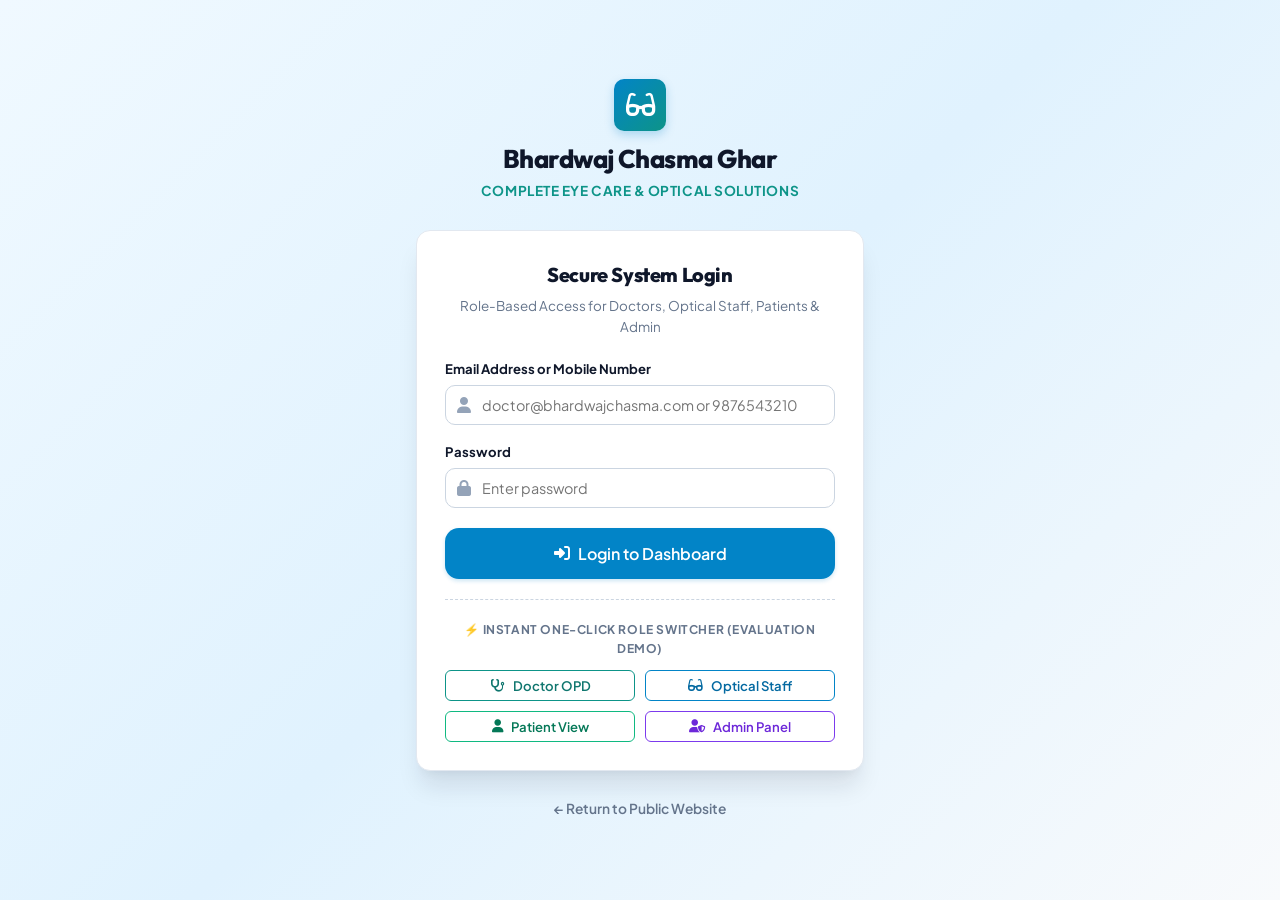
<file: admin.html>
<!DOCTYPE html>
<html lang="en">
<head>
  <meta charset="UTF-8">
  <meta name="viewport" content="width=device-width, initial-scale=1.0">
  <title>System Administration & Management — Bhardwaj Chasma Ghar</title>
  <link rel="stylesheet" href="css/style.css">
  <link rel="stylesheet" href="https://cdnjs.cloudflare.com/ajax/libs/font-awesome/6.4.0/css/all.min.css">
</head>
<body>
  <div class="dashboard-layout">
    <!-- Admin Sidebar -->
    <aside class="sidebar">
      <div class="sidebar-header">
        <div class="brand-logo">
          <div class="brand-icon"><i class="fa-solid fa-glasses"></i></div>
          <div class="brand-info">
            <h1>Bhardwaj</h1>
            <p>Admin Enterprise</p>
          </div>
        </div>
      </div>

      <nav class="sidebar-nav">
        <p class="nav-section-title">Control Center</p>
        <a href="#dashboard" class="sidebar-item active" onclick="AdminApp.showSection('dashboard', this)">
          <i class="fa-solid fa-chart-pie"></i> Executive Overview
        </a>
        <a href="#jobs" class="sidebar-item" onclick="AdminApp.showSection('jobs', this)">
          <i class="fa-solid fa-list-check"></i> All Optical Jobs
        </a>
        <a href="#inventory" class="sidebar-item" onclick="AdminApp.showSection('inventory', this)">
          <i class="fa-solid fa-warehouse"></i> Inventory & Frames
        </a>
        <a href="#staff" class="sidebar-item" onclick="AdminApp.showSection('staff', this)">
          <i class="fa-solid fa-user-shield"></i> Staff & Permissions
        </a>
        <a href="#billing" class="sidebar-item" onclick="AdminApp.showSection('billing', this)">
          <i class="fa-solid fa-file-invoice-dollar"></i> Revenue & Invoices
        </a>
        <a href="#audit" class="sidebar-item" onclick="AdminApp.showSection('audit', this)">
          <i class="fa-solid fa-shield-halved"></i> Audit Trail & Logs
        </a>
        <a href="#settings" class="sidebar-item" onclick="AdminApp.showSection('settings', this)">
          <i class="fa-solid fa-sliders"></i> Business Settings
        </a>

        <p class="nav-section-title" style="margin-top:16px;">Other Portals</p>
        <a href="doctor.html" class="sidebar-item">
          <i class="fa-solid fa-user-doctor"></i> Doctor Panel
        </a>
        <a href="staff.html" class="sidebar-item">
          <i class="fa-solid fa-boxes-stacked"></i> Optical Staff Panel
        </a>
        <a href="customer.html" class="sidebar-item">
          <i class="fa-solid fa-user"></i> Customer Panel
        </a>
        <a href="index.html" class="sidebar-item" target="_blank">
          <i class="fa-solid fa-globe"></i> Public Website
        </a>
      </nav>

      <div class="sidebar-footer">
        <div class="user-snippet">
          <div class="user-avatar" style="background:var(--purple-light); color:var(--purple);">RB</div>
          <div class="user-meta">
            <h4>Rajeev Bhardwaj</h4>
            <p>System Administrator</p>
          </div>
          <button class="btn btn-sm btn-outline" onclick="BCGAuth.logout()" style="margin-left:auto; padding:6px 8px;" title="Logout">
            <i class="fa-solid fa-right-from-bracket"></i>
          </button>
        </div>
      </div>
    </aside>

    <!-- Main Content -->
    <main class="main-content">
      <header class="topbar">
        <div style="display:flex; align-items:center; gap:16px;">
          <h2 style="font-size:1.15rem; font-weight:800;" id="page-title">Executive Operations Overview</h2>
        </div>
        <div style="display:flex; align-items:center; gap:12px;">
          <button class="btn btn-sm btn-outline" onclick="AdminApp.resetDemoData()">
            <i class="fa-solid fa-rotate"></i> Reset Demo DB
          </button>
          <a href="index.html" class="btn btn-sm btn-primary" target="_blank">
            <i class="fa-solid fa-arrow-up-right-from-square"></i> Visit Store
          </a>
        </div>
      </header>

      <div class="page-body">
        
        <!-- SECTION 1: DASHBOARD -->
        <div id="section-dashboard">
          <!-- Customer 360 Quick Lookup Bar -->
          <div class="card" style="margin-bottom:20px; padding:14px 20px; background:linear-gradient(135deg, #f0f9ff, #ffffff); border:1px solid #bae6fd;">
            <div style="display:flex; justify-content:space-between; align-items:center; flex-wrap:wrap; gap:12px;">
              <div>
                <h4 style="font-size:0.95rem; font-weight:800; color:var(--text-main); margin-bottom:2px;">
                  <i class="fa-solid fa-address-card" style="color:var(--primary);"></i> Customer 360° Lifetime Profile Search
                </h4>
                <p style="font-size:0.8rem; color:var(--text-muted); margin:0;">
                  Search by customer mobile number or ID to inspect complete lifetime records (Exams, Prescriptions, Optical Jobs, Store Orders, Repairs, Invoices, Dues).
                </p>
              </div>
              <div style="display:flex; gap:8px;">
                <input type="text" id="adm-c360-search" class="form-control" style="width:220px; font-size:0.85rem;" placeholder="e.g. 9876543210" value="9876543210">
                <button class="btn btn-sm btn-primary" onclick="const q = document.getElementById('adm-c360-search').value.trim(); if(q) BCGUI.openCustomer360(q); else BCGUI.toast('Enter mobile number', 'warning');">
                  <i class="fa-solid fa-magnifying-glass"></i> Open 360°
                </button>
              </div>
            </div>
          </div>

          <!-- Revenue Metrics Grid -->
          <div style="margin-bottom:12px; display:flex; justify-content:space-between; align-items:center;">
            <h3 style="font-size:0.95rem; font-weight:800; text-transform:uppercase; letter-spacing:0.04em; color:var(--text-muted);">
              <i class="fa-solid fa-chart-line" style="color:var(--primary);"></i> Revenue & Sales Metrics
            </h3>
            <span class="badge badge-teal" id="adm-today-date-badge">Live Financial Tracking</span>
          </div>

          <div class="stat-grid" style="grid-template-columns: repeat(auto-fit, minmax(210px, 1fr));">
            <!-- 1. Current Day Revenue -->
            <div class="stat-card" style="border-top: 3px solid var(--emerald);">
              <div class="stat-icon emerald"><i class="fa-solid fa-calendar-day"></i></div>
              <div class="stat-info">
                <p style="color:var(--emerald);">Current Day (Today)</p>
                <h3 id="adm-stat-today-revenue" style="color:var(--text-main);">₹0</h3>
                <small style="color:var(--text-muted); font-size:0.75rem;" id="adm-stat-today-sub">Coll: ₹0</small>
              </div>
            </div>

            <!-- 2. Last Day Revenue -->
            <div class="stat-card" style="border-top: 3px solid var(--primary);">
              <div class="stat-icon primary"><i class="fa-solid fa-clock-rotate-left"></i></div>
              <div class="stat-info">
                <p style="color:var(--primary);">Last Day (Yesterday)</p>
                <h3 id="adm-stat-yesterday-revenue" style="color:var(--text-main);">₹0</h3>
                <small style="color:var(--text-muted); font-size:0.75rem;" id="adm-stat-yest-sub">Coll: ₹0</small>
              </div>
            </div>

            <!-- 3. Last Week Revenue -->
            <div class="stat-card" style="border-top: 3px solid var(--purple);">
              <div class="stat-icon" style="background:var(--purple-light); color:var(--purple);"><i class="fa-solid fa-calendar-week"></i></div>
              <div class="stat-info">
                <p style="color:var(--purple);">Last Week (7 Days)</p>
                <h3 id="adm-stat-week-revenue" style="color:var(--text-main);">₹0</h3>
                <small style="color:var(--text-muted); font-size:0.75rem;" id="adm-stat-week-sub">Coll: ₹0</small>
              </div>
            </div>

            <!-- 4. Total Lifetime Revenue -->
            <div class="stat-card" style="border-top: 3px solid var(--amber);">
              <div class="stat-icon amber"><i class="fa-solid fa-vault"></i></div>
              <div class="stat-info">
                <p style="color:#b45309;">Total All-Time</p>
                <h3 id="adm-stat-revenue">₹0</h3>
                <small style="color:var(--text-muted); font-size:0.75rem;" id="adm-stat-total-sub">Lifetime Sales</small>
              </div>
            </div>

            <!-- 5. Pending Dues -->
            <div class="stat-card" style="border-top: 3px solid var(--rose);">
              <div class="stat-icon rose"><i class="fa-solid fa-hand-holding-dollar"></i></div>
              <div class="stat-info">
                <p style="color:var(--rose);">Pending Receivables</p>
                <h3 id="adm-stat-dues" style="color:var(--rose);">₹0</h3>
                <small style="color:var(--rose); font-size:0.75rem;">Balance Due</small>
              </div>
            </div>

            <!-- 6. Total Optical Jobs -->
            <div class="stat-card">
              <div class="stat-icon teal"><i class="fa-solid fa-glasses"></i></div>
              <div class="stat-info">
                <p>Optical Jobs</p>
                <h3 id="adm-stat-jobs">0</h3>
                <small style="color:var(--text-muted); font-size:0.75rem;">Workshop Orders</small>
              </div>
            </div>

            <!-- 7. Registered Patients -->
            <div class="stat-card">
              <div class="stat-icon primary"><i class="fa-solid fa-users"></i></div>
              <div class="stat-info">
                <p>Registered Patients</p>
                <h3 id="adm-stat-patients">0</h3>
                <small style="color:var(--text-muted); font-size:0.75rem;">OPD Records</small>
              </div>
            </div>
          </div>

          <!-- Summary Split -->
          <div style="display:grid; grid-template-columns: 2fr 1fr; gap:24px;">
            <div class="card">
              <div class="card-header">
                <h3 class="card-title"><i class="fa-solid fa-clock-rotate-left"></i> Recent Optical Production Activity</h3>
              </div>
              <div class="table-responsive">
                <table class="data-table">
                  <thead>
                    <tr>
                      <th>Job #</th>
                      <th>Customer</th>
                      <th>Frame & Lens</th>
                      <th>Amount</th>
                      <th>Status</th>
                      <th>Action</th>
                    </tr>
                  </thead>
                  <tbody id="adm-recent-jobs-tbody"></tbody>
                </table>
              </div>
            </div>

            <div class="card">
              <div class="card-header">
                <h3 class="card-title"><i class="fa-solid fa-triangle-exclamation" style="color:var(--rose);"></i> Low Stock Alerts</h3>
              </div>
              <div id="adm-low-stock-list" style="display:flex; flex-direction:column; gap:10px;"></div>
            </div>
          </div>
        </div>

        <!-- SECTION 2: ALL OPTICAL JOBS -->
        <div id="section-jobs" style="display:none;">
          <div class="card">
            <div class="card-header">
              <h3 class="card-title"><i class="fa-solid fa-list-check"></i> Complete Optical Manufacturing Pipeline</h3>
            </div>
            <div class="table-responsive">
              <table class="data-table">
                <thead>
                  <tr>
                    <th>Job ID</th>
                    <th>Customer Name</th>
                    <th>Prescription</th>
                    <th>Frame & Lens</th>
                    <th>Grand Total</th>
                    <th>Due</th>
                    <th>Status</th>
                    <th>Actions</th>
                  </tr>
                </thead>
                <tbody id="adm-all-jobs-tbody"></tbody>
              </table>
            </div>
          </div>
        </div>

        <!-- SECTION 3: INVENTORY -->
        <div id="section-inventory" style="display:none;">
          <div class="card">
            <div class="card-header">
              <h3 class="card-title"><i class="fa-solid fa-warehouse"></i> Frames & Optical Stock Management</h3>
              <button class="btn btn-sm btn-primary" onclick="AdminApp.openAddFrameModal()">
                <i class="fa-solid fa-plus"></i> Add New Frame
              </button>
            </div>
            <div class="table-responsive">
              <table class="data-table">
                <thead>
                  <tr>
                    <th>SKU</th>
                    <th>Brand & Model</th>
                    <th>Color / Size</th>
                    <th>Type</th>
                    <th>Price</th>
                    <th>Stock</th>
                    <th>Action</th>
                  </tr>
                </thead>
                <tbody id="adm-frames-tbody"></tbody>
              </table>
            </div>
          </div>
        </div>

        <!-- SECTION 4: STAFF & PERMISSIONS -->
        <div id="section-staff" style="display:none;">
          <div class="card">
            <div class="card-header">
              <h3 class="card-title"><i class="fa-solid fa-user-shield"></i> Optical Staff Permissions Control</h3>
            </div>
            <p style="font-size:0.88rem; color:var(--text-muted); margin-bottom:16px;">
              Admin can configure granular permissions for optical dispensing staff members:
            </p>
            <div id="adm-staff-permissions-container"></div>
          </div>
        </div>

        <!-- SECTION 5: BILLING & INVOICES -->
        <div id="section-billing" style="display:none;">
          <!-- Revenue Breakdown Period Matrix -->
          <div class="card" style="margin-bottom:20px; border-left: 4px solid var(--primary);">
            <div class="card-header">
              <div>
                <h3 class="card-title"><i class="fa-solid fa-chart-simple" style="color:var(--primary);"></i> Revenue & Collections Performance Summary</h3>
                <small style="color:var(--text-muted);">Current Day vs Last Day vs Last Week vs Total Lifetime Comparative Analysis</small>
              </div>
              <span class="badge badge-success">Automated INR Reconciliation</span>
            </div>

            <div class="table-responsive">
              <table class="data-table">
                <thead>
                  <tr>
                    <th>Performance Period</th>
                    <th>Date / Time Window</th>
                    <th>Invoiced Revenue</th>
                    <th>Cash / UPI Collected</th>
                    <th>Pending Dues</th>
                    <th>Job Orders</th>
                  </tr>
                </thead>
                <tbody id="adm-revenue-matrix-tbody">
                  <!-- Dynamically populated via AdminApp.renderMetrics() -->
                </tbody>
              </table>
            </div>
          </div>

          <div class="card">
            <div class="card-header">
              <h3 class="card-title"><i class="fa-solid fa-file-invoice-dollar"></i> Optical Tax Invoices & Payment Ledger</h3>
            </div>
            <div class="table-responsive">
              <table class="data-table">
                <thead>
                  <tr>
                    <th>Invoice #</th>
                    <th>Date</th>
                    <th>Customer</th>
                    <th>Subtotal</th>
                    <th>Total</th>
                    <th>Advance</th>
                    <th>Due</th>
                    <th>Status</th>
                    <th>Action</th>
                  </tr>
                </thead>
                <tbody id="adm-invoices-tbody"></tbody>
              </table>
            </div>
          </div>
        </div>

        <!-- SECTION 6: AUDIT TRAIL -->
        <div id="section-audit" style="display:none;">
          <div class="card">
            <div class="card-header">
              <h3 class="card-title"><i class="fa-solid fa-shield-halved"></i> System Audit Log & Clinical Traceability</h3>
            </div>
            <div class="table-responsive">
              <table class="data-table">
                <thead>
                  <tr>
                    <th>Log ID</th>
                    <th>Timestamp</th>
                    <th>Actor</th>
                    <th>Action</th>
                    <th>Target ID</th>
                    <th>Operation Details</th>
                  </tr>
                </thead>
                <tbody id="adm-audit-tbody"></tbody>
              </table>
            </div>
          </div>
        </div>

        <!-- SECTION 7: SETTINGS -->
        <div id="section-settings" style="display:none;">
          <div class="card">
            <div class="card-header">
              <h3 class="card-title"><i class="fa-solid fa-sliders"></i> Bhardwaj Chasma Ghar Business Settings</h3>
            </div>
            <form id="settings-form" onsubmit="event.preventDefault(); AdminApp.saveSettings();">
              <div class="form-row">
                <div class="form-group">
                  <label class="form-label">Business Name *</label>
                  <input type="text" id="set-name" class="form-control" required>
                </div>
                <div class="form-group">
                  <label class="form-label">Tagline</label>
                  <input type="text" id="set-tagline" class="form-control">
                </div>
              </div>

              <div class="form-row">
                <div class="form-group">
                  <label class="form-label">Consultant Doctor Name *</label>
                  <input type="text" id="set-doctor" class="form-control" required value="Dr. Satya Prakash Bhardwaj">
                </div>
                <div class="form-group">
                  <label class="form-label">Official Phone Numbers *</label>
                  <input type="text" id="set-phone" class="form-control" required>
                </div>
              </div>

              <div class="form-row">
                <div class="form-group">
                  <label class="form-label">GSTIN Number *</label>
                  <input type="text" id="set-gstin" class="form-control" required>
                </div>
                <div class="form-group">
                  <label class="form-label">Google Maps Embed URL</label>
                  <input type="text" id="set-map-url" class="form-control" placeholder="https://maps.google.com/maps?q=...">
                </div>
              </div>

              <div class="form-group">
                <label class="form-label">Store & Clinical Address *</label>
                <input type="text" id="set-address" class="form-control" required>
              </div>

              <div class="form-row">
                <div class="form-group">
                  <label class="form-label">Standard Fitting Charge (₹)</label>
                  <input type="number" id="set-fitting" class="form-control">
                </div>
                <div class="form-group">
                  <label class="form-label">GST Optical Tax Rate (%)</label>
                  <input type="number" id="set-tax" class="form-control">
                </div>
              </div>

              <div style="display:flex; justify-content:flex-end;">
                <button type="submit" class="btn btn-primary">
                  <i class="fa-solid fa-floppy-disk"></i> Update Business Configuration
                </button>
              </div>
            </form>
          </div>
        </div>

      </div>
    </main>
  </div>

  <!-- ADD FRAME MODAL -->
  <div id="modal-add-frame" class="modal-overlay">
    <div class="modal-box" style="max-width:540px;">
      <div class="modal-header">
        <h3 class="modal-title">Add Frame to Optical Stock</h3>
        <button class="modal-close" onclick="BCGUI.closeModal('modal-add-frame')">&times;</button>
      </div>
      <div class="modal-body">
        <form id="form-add-frame" onsubmit="event.preventDefault(); AdminApp.submitNewFrame();">
          <div class="form-row">
            <div class="form-group">
              <label class="form-label">Brand *</label>
              <input type="text" id="mf-brand" class="form-control" required placeholder="e.g. Titan Eye+, Ray-Ban">
            </div>
            <div class="form-group">
              <label class="form-label">Model / Article # *</label>
              <input type="text" id="mf-model" class="form-control" required placeholder="e.g. TF-2026 Matte Black">
            </div>
          </div>

          <div class="form-row">
            <div class="form-group">
              <label class="form-label">Frame Type</label>
              <input type="text" id="mf-type" class="form-control" placeholder="Full Rim Rectangular">
            </div>
            <div class="form-group">
              <label class="form-label">Color & Material</label>
              <input type="text" id="mf-color" class="form-control" placeholder="Matte Black Ultem">
            </div>
          </div>

          <div class="form-row">
            <div class="form-group">
              <label class="form-label">MRP (₹)</label>
              <input type="number" id="mf-mrp" class="form-control" value="2990">
            </div>
            <div class="form-group">
              <label class="form-label">Selling Price (₹) *</label>
              <input type="number" id="mf-price" class="form-control" required value="2490">
            </div>
            <div class="form-group">
              <label class="form-label">Stock Units *</label>
              <input type="number" id="mf-stock" class="form-control" required value="10">
            </div>
          </div>

          <div class="modal-footer" style="padding-left:0; padding-right:0;">
            <button type="button" class="btn btn-outline" onclick="BCGUI.closeModal('modal-add-frame')">Cancel</button>
            <button type="submit" class="btn btn-primary">Save to Inventory</button>
          </div>
        </form>
      </div>
    </div>
  </div>

  <script src="js/store.js"></script>
  <script src="js/auth.js"></script>
  <script src="js/app.js"></script>
  <script src="js/admin.js"></script>
</body>
</html>
</file>
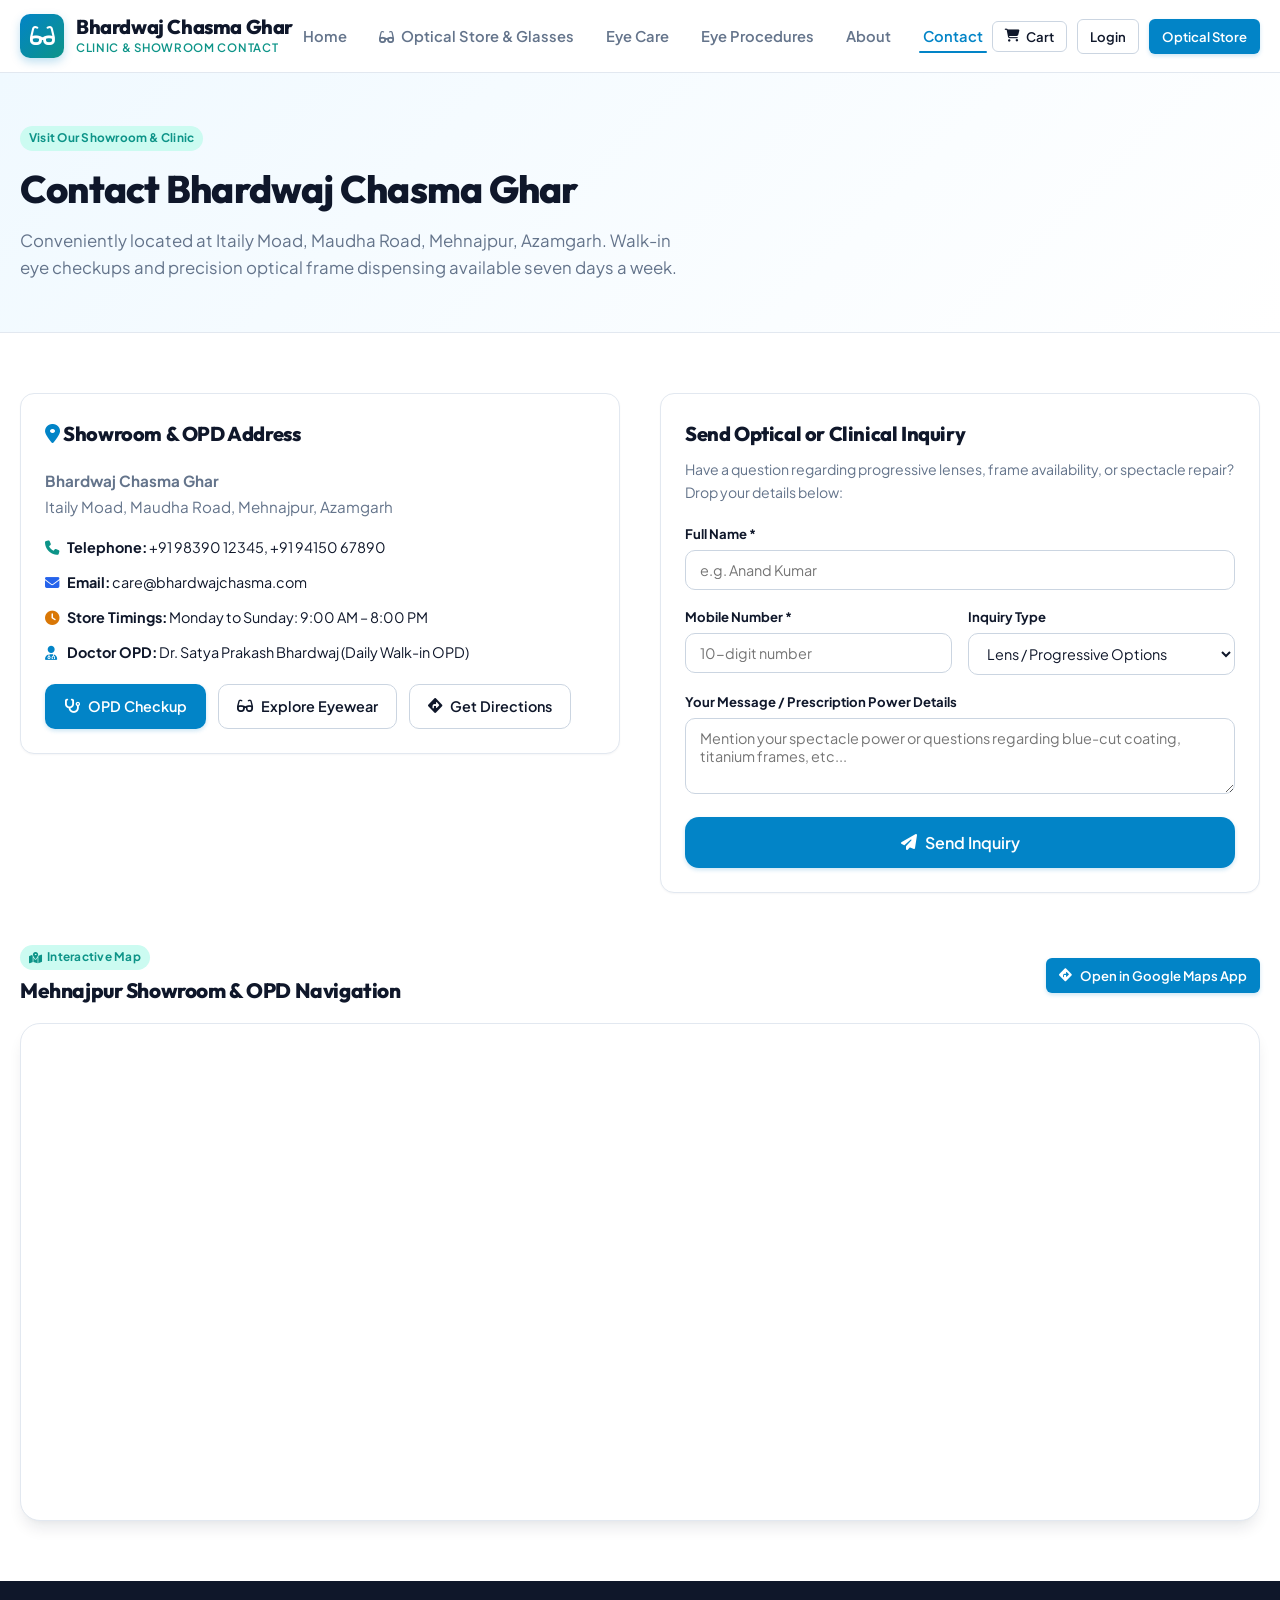
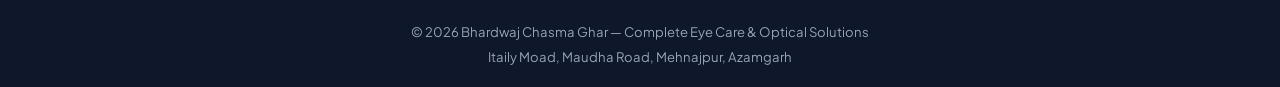
<file: contact.html>
<!DOCTYPE html>
<html lang="en">
<head>
  <meta charset="UTF-8">
  <meta name="viewport" content="width=device-width, initial-scale=1.0">
  <title>Contact & Showroom Location — Bhardwaj Chasma Ghar</title>
  <link rel="stylesheet" href="css/style.css">
  <link rel="stylesheet" href="https://cdnjs.cloudflare.com/ajax/libs/font-awesome/6.4.0/css/all.min.css">
</head>
<body>

  <header class="site-header">
    <div class="container header-inner">
      <a href="index.html" class="brand-logo">
        <div class="brand-icon"><i class="fa-solid fa-glasses"></i></div>
        <div class="brand-info">
          <h1>Bhardwaj Chasma Ghar</h1>
          <p>Clinic & Showroom Contact</p>
        </div>
      </a>

      <ul class="nav-links">
        <li><a href="index.html" class="nav-link">Home</a></li>
        <li><a href="store.html" class="nav-link"><i class="fa-solid fa-glasses" style="font-size:0.85rem; margin-right:4px;"></i> Optical Store & Glasses</a></li>
        <li><a href="eyecare.html" class="nav-link">Eye Care</a></li>
        <li><a href="procedures.html" class="nav-link">Eye Procedures</a></li>
        <li><a href="about.html" class="nav-link">About</a></li>
        <li><a href="contact.html" class="nav-link active">Contact</a></li>
      </ul>

      <div class="header-actions">
        <div id="auth-user-area">
          <a href="login.html" class="btn btn-sm btn-outline">Portal Login</a>
        </div>
      </div>
    </div>
  </header>

  <section style="background:linear-gradient(135deg, #f0f9ff, #ffffff); padding:50px 0; border-bottom:1px solid var(--border-light);">
    <div class="container">
      <span class="badge badge-teal">Visit Our Showroom & Clinic</span>
      <h1 style="font-size:2.4rem; font-weight:800; color:var(--text-main); margin-top:8px;">
        Contact Bhardwaj Chasma Ghar
      </h1>
      <p style="color:var(--text-muted); font-size:1.05rem; max-width:680px; margin-top:8px;">
        Conveniently located at Itaily Moad, Maudha Road, Mehnajpur, Azamgarh. Walk-in eye checkups and precision optical frame dispensing available seven days a week.
      </p>
    </div>
  </section>

  <section style="padding:60px 0 30px; background:#ffffff;">
    <div class="container" style="display:grid; grid-template-columns: 1fr 1fr; gap:40px;">
      
      <!-- Contact Information Cards -->
      <div>
        <div class="card" style="margin-bottom:0;">
          <h3 style="font-size:1.25rem; font-weight:800; margin-bottom:18px;">
            <i class="fa-solid fa-location-dot" style="color:var(--primary);"></i> Showroom & OPD Address
          </h3>
          <p style="font-size:0.95rem; line-height:1.7; color:var(--text-muted); margin-bottom:16px;">
            <strong id="contact-business-name">Bhardwaj Chasma Ghar</strong><br>
            <span id="contact-address-text">Itaily Moad, Maudha Road, Mehnajpur, Azamgarh</span>
          </p>

          <div style="display:flex; flex-direction:column; gap:12px; font-size:0.9rem; margin-bottom:20px;">
            <div>
              <i class="fa-solid fa-phone" style="color:var(--secondary); width:20px;"></i>
              <strong>Telephone:</strong> <span id="contact-phone-text">+91 98390 12345</span>
            </div>
            <div>
              <i class="fa-solid fa-envelope" style="color:var(--accent); width:20px;"></i>
              <strong>Email:</strong> <span id="contact-email-text">care@bhardwajchasma.com</span>
            </div>
            <div>
              <i class="fa-solid fa-clock" style="color:var(--amber); width:20px;"></i>
              <strong>Store Timings:</strong> Monday to Sunday: 9:00 AM – 8:00 PM
            </div>
            <div>
              <i class="fa-solid fa-user-doctor" style="color:var(--primary); width:20px;"></i>
              <strong>Doctor OPD:</strong> <span id="contact-doctor-text">Dr. Satya Prakash Bhardwaj</span> (Daily Walk-in OPD)
            </div>
          </div>

          <div style="display:flex; gap:12px; flex-wrap:wrap;">
            <a href="doctor.html" class="btn btn-primary"><i class="fa-solid fa-stethoscope"></i> OPD Checkup</a>
            <a href="store.html" class="btn btn-outline"><i class="fa-solid fa-glasses"></i> Explore Eyewear</a>
            <a href="https://maps.google.com/?q=Mehnajpur,+Azamgarh,+Uttar+Pradesh" target="_blank" class="btn btn-outline" id="contact-dir-btn">
              <i class="fa-solid fa-diamond-turn-right"></i> Get Directions
            </a>
          </div>
        </div>
      </div>

      <!-- Quick Message / Optical Query Form -->
      <div>
        <div class="card" style="margin-bottom:0;">
          <h3 style="font-size:1.25rem; font-weight:800; margin-bottom:8px;">Send Optical or Clinical Inquiry</h3>
          <p style="color:var(--text-muted); font-size:0.88rem; margin-bottom:20px;">
            Have a question regarding progressive lenses, frame availability, or spectacle repair? Drop your details below:
          </p>

          <form onsubmit="event.preventDefault(); BCGUI.toast('Thank you! Your message has been received. Our optical staff will call you shortly.', 'success'); this.reset();">
            <div class="form-group">
              <label class="form-label">Full Name *</label>
              <input type="text" class="form-control" required placeholder="e.g. Anand Kumar">
            </div>

            <div class="form-row">
              <div class="form-group">
                <label class="form-label">Mobile Number *</label>
                <input type="tel" class="form-control" required placeholder="10-digit number">
              </div>
              <div class="form-group">
                <label class="form-label">Inquiry Type</label>
                <select class="form-control">
                  <option value="lens">Lens / Progressive Options</option>
                  <option value="frame">Frame Availability</option>
                  <option value="repair">Chasma Repair Cost</option>
                  <option value="doctor">Eye Checkup Inquiry</option>
                </select>
              </div>
            </div>

            <div class="form-group">
              <label class="form-label">Your Message / Prescription Power Details</label>
              <textarea class="form-control" rows="3" placeholder="Mention your spectacle power or questions regarding blue-cut coating, titanium frames, etc..."></textarea>
            </div>

            <button type="submit" class="btn btn-primary btn-lg" style="width:100%;">
              <i class="fa-solid fa-paper-plane"></i> Send Inquiry
            </button>
          </form>
        </div>
      </div>

    </div>
  </section>

  <!-- Large Expanded Google Map Section (Full Width, Height 480px) -->
  <section style="padding:20px 0 60px; background:#ffffff;">
    <div class="container">
      <div style="display:flex; justify-content:space-between; align-items:center; margin-bottom:16px; flex-wrap:wrap; gap:10px;">
        <div>
          <span class="badge badge-teal"><i class="fa-solid fa-map-location-dot"></i> Interactive Map</span>
          <h3 style="font-size:1.3rem; font-weight:800; margin-top:4px;">Mehnajpur Showroom & OPD Navigation</h3>
        </div>
        <a href="https://maps.google.com/?q=Mehnajpur,+Azamgarh,+Uttar+Pradesh" target="_blank" class="btn btn-sm btn-primary" id="contact-map-btn">
          <i class="fa-solid fa-diamond-turn-right"></i> Open in Google Maps App
        </a>
      </div>

      <div class="card" style="padding:8px; border-radius:var(--radius-xl); box-shadow:var(--shadow-lg); overflow:hidden; margin-bottom:0;">
        <iframe 
          id="contact-map-frame"
          src="https://maps.google.com/maps?q=Mehnajpur,+Azamgarh,+Uttar+Pradesh&t=&z=15&ie=UTF8&iwloc=&output=embed" 
          width="100%" 
          height="480" 
          style="border:0; border-radius:var(--radius-lg); display:block;" 
          allowfullscreen="" 
          loading="lazy" 
          referrerpolicy="no-referrer-when-downgrade">
        </iframe>
      </div>
    </div>
  </section>

  <footer style="background:#0f172a; color:#f8fafc; padding:40px 0 20px;">
    <div class="container" style="text-align:center; font-size:0.82rem; color:#94a3b8;">
      <p>&copy; 2026 Bhardwaj Chasma Ghar — Complete Eye Care & Optical Solutions</p>
      <p style="margin-top:4px;">Itaily Moad, Maudha Road, Mehnajpur, Azamgarh</p>
    </div>
  </footer>

  <script src="js/store.js"></script>
  <script src="js/auth.js"></script>
  <script src="js/app.js"></script>
  <script>
    document.addEventListener('DOMContentLoaded', () => {
      if (typeof BCGStore !== 'undefined') {
        const s = BCGStore.getSettings();
        if (s) {
          if (document.getElementById('contact-address-text')) document.getElementById('contact-address-text').textContent = s.address;
          if (document.getElementById('contact-phone-text')) document.getElementById('contact-phone-text').textContent = s.phone;
          if (document.getElementById('contact-email-text')) document.getElementById('contact-email-text').textContent = s.email;
          if (document.getElementById('contact-doctor-text')) document.getElementById('contact-doctor-text').textContent = s.doctorName;
          if (s.mapUrl && document.getElementById('contact-map-frame')) {
            document.getElementById('contact-map-frame').src = s.mapUrl;
          }
        }
      }
    });
  </script>
</body>
</html>
</file>
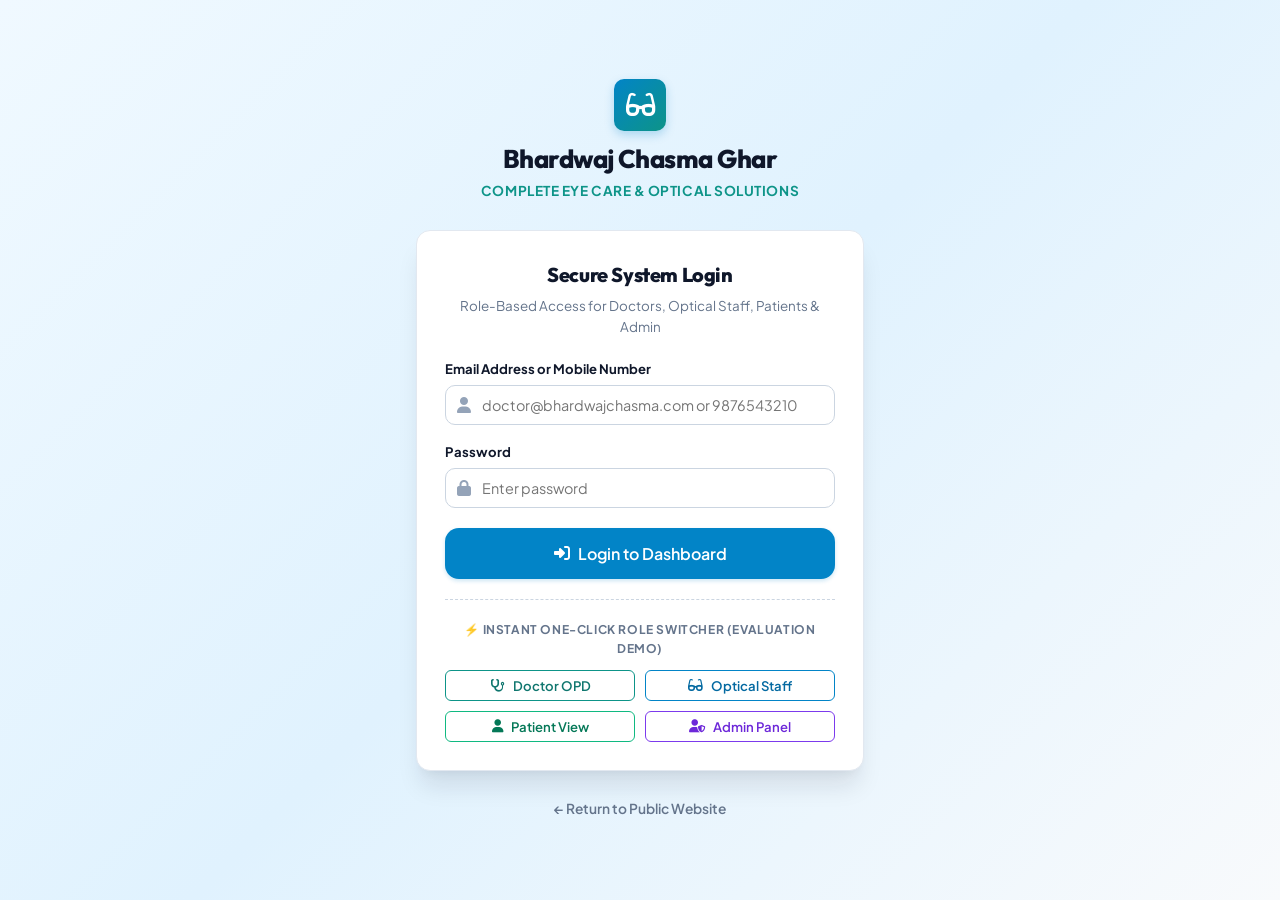
<file: customer.html>
<!DOCTYPE html>
<html lang="en">
<head>
  <meta charset="UTF-8">
  <meta name="viewport" content="width=device-width, initial-scale=1.0">
  <title>Customer & Patient Portal — Bhardwaj Chasma Ghar</title>
  <link rel="stylesheet" href="css/style.css">
  <link rel="stylesheet" href="https://cdnjs.cloudflare.com/ajax/libs/font-awesome/6.4.0/css/all.min.css">
</head>
<body>
  <div class="dashboard-layout">
    <!-- Customer Sidebar -->
    <aside class="sidebar">
      <div class="sidebar-header">
        <div class="brand-logo">
          <div class="brand-icon"><i class="fa-solid fa-glasses"></i></div>
          <div class="brand-info">
            <h1>Bhardwaj</h1>
            <p>Customer Portal</p>
          </div>
        </div>
      </div>

      <nav class="sidebar-nav">
        <p class="nav-section-title">My Vision Care</p>
        <a href="#overview" class="sidebar-item active" onclick="CustomerApp.showSection('overview', this)">
          <i class="fa-solid fa-chart-pie"></i> Dashboard
        </a>
        <a href="#chasma" class="sidebar-item" onclick="CustomerApp.showSection('chasma', this)">
          <i class="fa-solid fa-glasses"></i> My Chasma Live Tracker
        </a>
        <a href="#orders" class="sidebar-item" onclick="CustomerApp.showSection('orders', this)">
          <i class="fa-solid fa-cart-shopping"></i> My Store Orders
        </a>
        <a href="#prescriptions" class="sidebar-item" onclick="CustomerApp.showSection('prescriptions', this)">
          <i class="fa-solid fa-file-prescription"></i> Prescriptions
        </a>
        <a href="#eyerecords" class="sidebar-item" onclick="CustomerApp.showSection('eyerecords', this)">
          <i class="fa-solid fa-eye"></i> Eye Records
        </a>
        <a href="#repairs" class="sidebar-item" onclick="CustomerApp.showSection('repairs', this)">
          <i class="fa-solid fa-screwdriver-wrench"></i> Repairs
        </a>
        <a href="#invoices" class="sidebar-item" onclick="CustomerApp.showSection('invoices', this)">
          <i class="fa-solid fa-receipt"></i> Invoices & Receipts
        </a>
        <a href="#profile" class="sidebar-item" onclick="CustomerApp.showSection('profile', this)">
          <i class="fa-solid fa-user-gear"></i> My Profile
        </a>

        <p class="nav-section-title" style="margin-top:16px;">Browse Store</p>
        <a href="store.html" class="sidebar-item">
          <i class="fa-solid fa-store"></i> Optical Store
        </a>
        <a href="index.html" class="sidebar-item">
          <i class="fa-solid fa-globe"></i> Main Website
        </a>
      </nav>

      <div class="sidebar-footer">
        <div class="user-snippet">
          <div class="user-avatar" id="cust-avatar">RS</div>
          <div class="user-meta">
            <h4 id="cust-name">Rahul Sharma</h4>
            <p id="cust-phone">9876543210</p>
          </div>
          <button class="btn btn-sm btn-outline" onclick="BCGAuth.logout()" style="margin-left:auto; padding:6px 8px;" title="Logout">
            <i class="fa-solid fa-right-from-bracket"></i>
          </button>
        </div>
      </div>
    </aside>

    <!-- Main Content -->
    <main class="main-content">
      <header class="topbar">
        <div style="display:flex; align-items:center; gap:16px;">
          <h2 style="font-size:1.15rem; font-weight:800;" id="page-title">Customer Dashboard & Vision Overview</h2>
        </div>
        <div style="display:flex; align-items:center; gap:12px;">
          <a href="store.html" class="btn btn-sm btn-primary">
            <i class="fa-solid fa-glasses"></i> Shop Frames
          </a>
          <a href="doctor.html" class="btn btn-sm btn-outline" title="Doctor OPD">
            <i class="fa-solid fa-user-doctor"></i> Doctor View
          </a>
          <a href="staff.html" class="btn btn-sm btn-outline" title="Staff Optical">
            <i class="fa-solid fa-boxes-stacked"></i> Staff View
          </a>
        </div>
      </header>

      <div class="page-body">
        
        <!-- SECTION 1: DASHBOARD OVERVIEW -->
        <div id="section-overview">
          <!-- Welcome Banner -->
          <div class="card" style="background:linear-gradient(135deg, #f0f9ff, #ffffff); border:1px solid #bae6fd; margin-bottom:24px;">
            <div style="display:flex; justify-content:space-between; align-items:center; flex-wrap:wrap; gap:16px;">
              <div>
                <span class="badge badge-teal">Patient & Customer Portal</span>
                <h2 style="font-size:1.5rem; font-weight:800; color:var(--text-main); margin-top:4px;" id="welcome-patient-name">Rahul Sharma</h2>
                <p style="font-size:0.88rem; color:var(--text-muted);">
                  Bhardwaj Chasma Ghar — Itaily Moad, Maudha Road, Mehnajpur, Azamgarh
                </p>
              </div>
              <div style="display:flex; gap:12px; flex-wrap:wrap;">
                <button class="btn btn-primary btn-sm" onclick="CustomerApp.showSection('chasma', document.querySelector('.sidebar-item[href=\'#chasma\']'))">
                  <i class="fa-solid fa-magnifying-glass"></i> Track Active Chasma
                </button>
                <a href="store.html" class="btn btn-outline btn-sm">
                  <i class="fa-solid fa-cart-shopping"></i> Browse Store
                </a>
              </div>
            </div>
          </div>

          <!-- Section 36 Dashboard 5-Tile Grid -->
          <div style="display:grid; grid-template-columns: repeat(auto-fit, minmax(220px, 1fr)); gap:18px; margin-bottom:24px;">
            
            <!-- Tile 1: Latest Prescription -->
            <div class="card" style="margin-bottom:0; padding:18px; border-left:4px solid var(--primary);">
              <div style="display:flex; justify-content:space-between; align-items:center; margin-bottom:8px;">
                <span style="font-size:0.75rem; font-weight:800; text-transform:uppercase; color:var(--text-muted);">Latest Prescription</span>
                <i class="fa-solid fa-file-prescription" style="color:var(--primary);"></i>
              </div>
              <div id="dash-rx-tile" style="font-size:0.86rem; line-height:1.4;">Loading...</div>
            </div>

            <!-- Tile 2: Current Chasma -->
            <div class="card" style="margin-bottom:0; padding:18px; border-left:4px solid var(--secondary);">
              <div style="display:flex; justify-content:space-between; align-items:center; margin-bottom:8px;">
                <span style="font-size:0.75rem; font-weight:800; text-transform:uppercase; color:var(--text-muted);">Current Chasma Status</span>
                <i class="fa-solid fa-glasses" style="color:var(--secondary);"></i>
              </div>
              <div id="dash-chasma-tile" style="font-size:0.86rem; line-height:1.4;">Loading...</div>
            </div>

            <!-- Tile 3: Current Order -->
            <div class="card" style="margin-bottom:0; padding:18px; border-left:4px solid var(--purple);">
              <div style="display:flex; justify-content:space-between; align-items:center; margin-bottom:8px;">
                <span style="font-size:0.75rem; font-weight:800; text-transform:uppercase; color:var(--text-muted);">Store Order</span>
                <i class="fa-solid fa-box" style="color:var(--purple);"></i>
              </div>
              <div id="dash-order-tile" style="font-size:0.86rem; line-height:1.4;">Loading...</div>
            </div>

            <!-- Tile 4: Pending Due -->
            <div class="card" style="margin-bottom:0; padding:18px; border-left:4px solid var(--rose);">
              <div style="display:flex; justify-content:space-between; align-items:center; margin-bottom:8px;">
                <span style="font-size:0.75rem; font-weight:800; text-transform:uppercase; color:var(--text-muted);">Outstanding Due</span>
                <i class="fa-solid fa-indian-rupee-sign" style="color:var(--rose);"></i>
              </div>
              <div id="dash-due-tile" style="font-size:0.86rem; line-height:1.4;">Loading...</div>
            </div>

            <!-- Tile 5: Active Repair -->
            <div class="card" style="margin-bottom:0; padding:18px; border-left:4px solid var(--amber);">
              <div style="display:flex; justify-content:space-between; align-items:center; margin-bottom:8px;">
                <span style="font-size:0.75rem; font-weight:800; text-transform:uppercase; color:var(--text-muted);">Active Repair</span>
                <i class="fa-solid fa-screwdriver-wrench" style="color:var(--amber);"></i>
              </div>
              <div id="dash-repair-tile" style="font-size:0.86rem; line-height:1.4;">Loading...</div>
            </div>

          </div>

          <!-- Quick Notice on Invoicing -->
          <div style="background:#f1f5f9; border-radius:var(--radius-md); padding:16px; font-size:0.86rem; color:var(--text-muted); display:flex; align-items:center; gap:12px;">
            <i class="fa-solid fa-shield-halved" style="font-size:1.4rem; color:var(--primary);"></i>
            <div>
              <strong style="color:var(--text-main);">Verified Optical Dispensing:</strong>
              When you purchase eyewear online or via prescription, our certified optical workshop staff conducts physical frame verification, lens power testing, and generates the official GST Tax Invoice. You can view or download the invoice anytime from the <strong>Invoices</strong> tab.
            </div>
          </div>
        </div>

        <!-- SECTION 2: MY CHASMA LIVE PIPELINE TRACKER -->
        <div id="section-chasma" style="display:none;">
          <div class="card" id="active-chasma-card">
            <!-- Dynamic via CustomerApp.renderActiveChasma -->
          </div>
        </div>

        <!-- SECTION 3: STORE ORDERS -->
        <div id="section-orders" style="display:none;">
          <div class="card">
            <div class="card-header">
              <div>
                <h3 class="card-title"><i class="fa-solid fa-cart-shopping" style="color:var(--primary);"></i> My Store Orders</h3>
                <p style="font-size:0.8rem; color:var(--text-muted); margin-top:2px;">
                  Orders placed from the optical catalog. Official tax invoices appear here once verified by Staff.
                </p>
              </div>
              <a href="store.html" class="btn btn-sm btn-primary">Order More Glasses</a>
            </div>

            <div class="table-responsive">
              <table class="data-table">
                <thead>
                  <tr>
                    <th>Order # & Date</th>
                    <th>Type</th>
                    <th>Ordered Eyewear</th>
                    <th>Amount</th>
                    <th>Order Status</th>
                    <th>Invoice Status</th>
                    <th>Action</th>
                  </tr>
                </thead>
                <tbody id="customer-orders-tbody">
                  <!-- Dynamic via CustomerApp.renderOrders -->
                </tbody>
              </table>
            </div>
          </div>
        </div>

        <!-- SECTION 4: PRESCRIPTIONS -->
        <div id="section-prescriptions" style="display:none;">
          <div class="card-header" style="margin-bottom:16px; padding:0;">
            <h3 class="card-title" style="font-size:1.25rem;"><i class="fa-solid fa-file-prescription" style="color:var(--secondary);"></i> My Medical Eye Prescriptions</h3>
          </div>
          <div id="customer-prescriptions-list">
            <!-- Dynamic via CustomerApp.renderPrescriptions -->
          </div>
        </div>

        <!-- SECTION 5: CLINICAL EYE RECORDS -->
        <div id="section-eyerecords" style="display:none;">
          <div class="card">
            <div class="card-header">
              <h3 class="card-title"><i class="fa-solid fa-eye" style="color:var(--teal);"></i> Clinical Examination Records</h3>
            </div>
            <div class="table-responsive">
              <table class="data-table">
                <thead>
                  <tr>
                    <th>Exam #</th>
                    <th>Date</th>
                    <th>Doctor</th>
                    <th>Refraction Findings (OD / OS)</th>
                    <th>Eye Pressure (IOP)</th>
                    <th>Observations</th>
                  </tr>
                </thead>
                <tbody id="customer-eyerecords-tbody">
                  <!-- Dynamic via CustomerApp.renderEyeRecords -->
                </tbody>
              </table>
            </div>
          </div>
        </div>

        <!-- SECTION 6: REPAIRS -->
        <div id="section-repairs" style="display:none;">
          <div class="card">
            <div class="card-header">
              <h3 class="card-title"><i class="fa-solid fa-screwdriver-wrench" style="color:var(--amber);"></i> Chasma Repairs & Service History</h3>
            </div>
            <div class="table-responsive">
              <table class="data-table">
                <thead>
                  <tr>
                    <th>Repair Ticket</th>
                    <th>Frame Description</th>
                    <th>Problem Reported</th>
                    <th>Cost & Due</th>
                    <th>Service Status</th>
                    <th>Expected Ready</th>
                  </tr>
                </thead>
                <tbody id="customer-repairs-tbody">
                  <!-- Dynamic via CustomerApp.renderRepairs -->
                </tbody>
              </table>
            </div>
          </div>
        </div>

        <!-- SECTION 7: INVOICES -->
        <div id="section-invoices" style="display:none;">
          <div class="card">
            <div class="card-header">
              <div>
                <h3 class="card-title"><i class="fa-solid fa-receipt" style="color:var(--emerald);"></i> Official GST Tax Invoices</h3>
                <p style="font-size:0.8rem; color:var(--text-muted); margin-top:2px;">
                  Financial tax invoices issued by Bhardwaj Chasma Ghar staff for spectacles, lenses and repairs.
                </p>
              </div>
            </div>
            <div class="table-responsive">
              <table class="data-table">
                <thead>
                  <tr>
                    <th>Invoice #</th>
                    <th>Date</th>
                    <th>Reference</th>
                    <th>Items</th>
                    <th>Total</th>
                    <th>Payment</th>
                    <th>Action</th>
                  </tr>
                </thead>
                <tbody id="customer-invoices-tbody">
                  <!-- Dynamic via CustomerApp.renderInvoices -->
                </tbody>
              </table>
            </div>
          </div>
        </div>

        <!-- SECTION 8: PROFILE -->
        <div id="section-profile" style="display:none;">
          <div class="card" style="max-width:680px;">
            <div class="card-header">
              <h3 class="card-title"><i class="fa-solid fa-user-gear"></i> Personal Profile & Delivery Address</h3>
            </div>
            <form id="profile-form" onsubmit="event.preventDefault(); CustomerApp.saveProfile();">
              <div class="form-row">
                <div class="form-group">
                  <label class="form-label">Full Name *</label>
                  <input type="text" id="prof-name" class="form-control" required>
                </div>
                <div class="form-group">
                  <label class="form-label">Mobile Number</label>
                  <input type="text" id="prof-phone" class="form-control" readonly style="background:var(--bg-subtle);">
                </div>
              </div>

              <div class="form-group">
                <label class="form-label">Email Address</label>
                <input type="email" id="prof-email" class="form-control">
              </div>

              <div class="form-group">
                <label class="form-label">Default Delivery Address *</label>
                <textarea id="prof-address" class="form-control" rows="3" required></textarea>
              </div>

              <button type="submit" class="btn btn-primary">
                <i class="fa-solid fa-floppy-disk"></i> Save Profile
              </button>
            </form>
          </div>
        </div>

      </div>
    </main>
  </div>

  <script src="js/store.js"></script>
  <script src="js/auth.js"></script>
  <script src="js/app.js"></script>
  <script src="js/customer.js"></script>
</body>
</html>
</file>
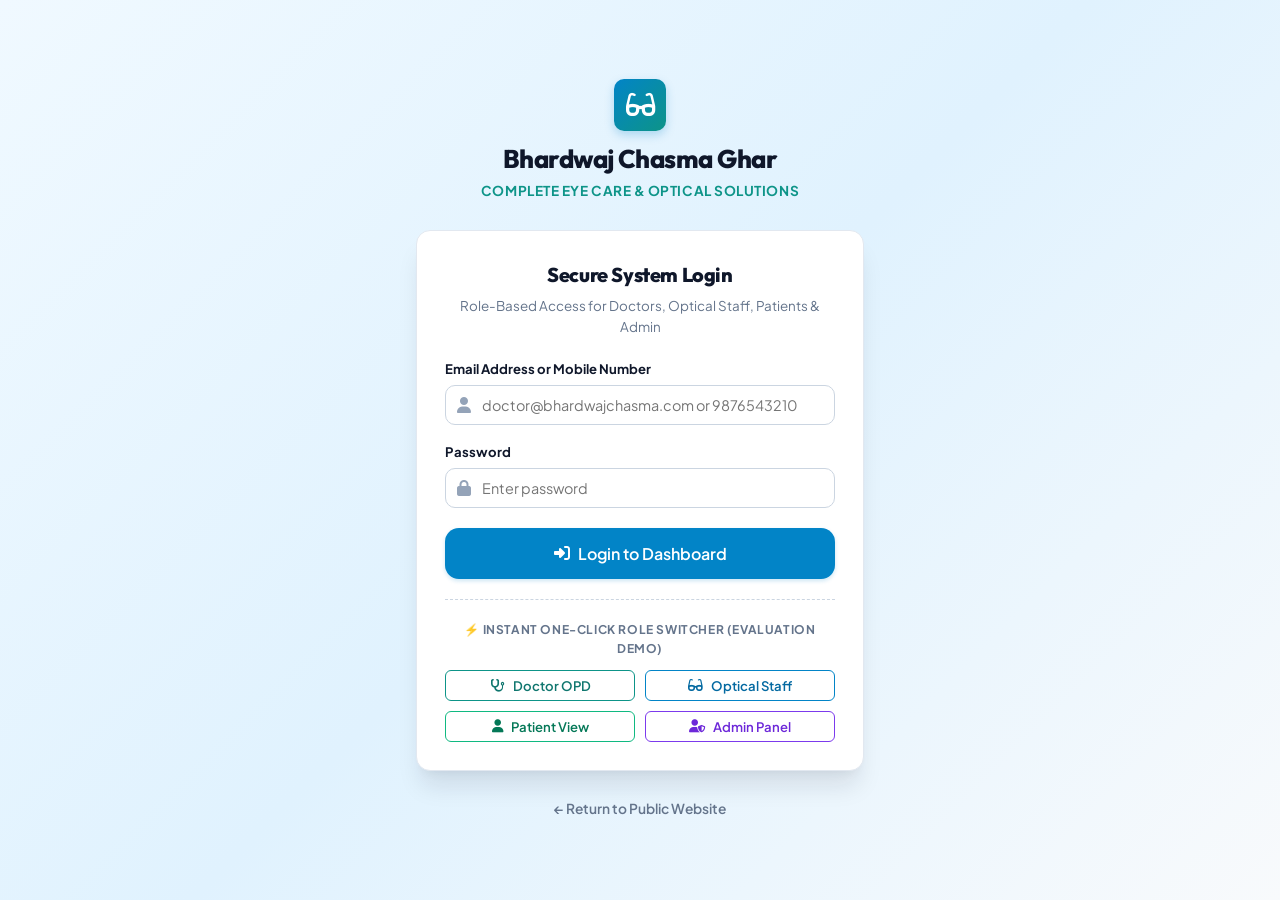
<file: doctor.html>
<!DOCTYPE html>
<html lang="en">
<head>
  <meta charset="UTF-8">
  <meta name="viewport" content="width=device-width, initial-scale=1.0">
  <title>Doctor Consultation & OPD Panel — Bhardwaj Chasma Ghar</title>
  <link rel="stylesheet" href="css/style.css">
  <link rel="stylesheet" href="https://cdnjs.cloudflare.com/ajax/libs/font-awesome/6.4.0/css/all.min.css">
</head>
<body>
  <div class="dashboard-layout">
    <!-- Doctor Sidebar -->
    <aside class="sidebar">
      <div class="sidebar-header">
        <div class="brand-logo">
          <div class="brand-icon"><i class="fa-solid fa-glasses"></i></div>
          <div class="brand-info">
            <h1>Bhardwaj</h1>
            <p>Doctor OPD Panel</p>
          </div>
        </div>
      </div>

      <nav class="sidebar-nav">
        <p class="nav-section-title">Clinical Care</p>
        <a href="#dashboard" class="sidebar-item active" onclick="DoctorApp.showSection('dashboard', this)">
          <i class="fa-solid fa-chart-line"></i> Dashboard
        </a>
        <a href="#examination" class="sidebar-item" onclick="DoctorApp.showSection('examination', this)">
          <i class="fa-solid fa-stethoscope"></i> Eye Examination & Rx
        </a>
        <a href="#patients" class="sidebar-item" onclick="DoctorApp.showSection('patients', this)">
          <i class="fa-solid fa-users"></i> Patient Records
        </a>
        <a href="#prescriptions" class="sidebar-item" onclick="DoctorApp.showSection('prescriptions', this)">
          <i class="fa-solid fa-file-prescription"></i> All Prescriptions
        </a>

        <p class="nav-section-title" style="margin-top:16px;">Quick Links</p>
        <a href="index.html" class="sidebar-item" target="_blank">
          <i class="fa-solid fa-globe"></i> Public Website
        </a>
        <a href="staff.html" class="sidebar-item">
          <i class="fa-solid fa-boxes-stacked"></i> Optical Staff Queue
        </a>
      </nav>

      <div class="sidebar-footer">
        <div class="user-snippet">
          <div class="user-avatar" id="doc-avatar" style="background:var(--secondary-light); color:var(--secondary); font-weight:800;">SB</div>
          <div class="user-meta">
            <h4 id="doc-name">Dr. Satya Prakash Bhardwaj</h4>
            <p>Consultant Eye Specialist</p>
          </div>
          <button class="btn btn-sm btn-outline" onclick="BCGAuth.logout()" style="margin-left:auto; padding:6px 8px;" title="Logout">
            <i class="fa-solid fa-right-from-bracket"></i>
          </button>
        </div>
      </div>
    </aside>

    <!-- Main Content -->
    <main class="main-content">
      <header class="topbar">
        <div style="display:flex; align-items:center; gap:16px;">
          <h2 style="font-size:1.15rem; font-weight:800;" id="page-title">OPD Consultation & Clinical Examination</h2>
        </div>
        <div style="display:flex; align-items:center; gap:12px;">
          <button class="btn btn-sm btn-outline" onclick="DoctorApp.openNewPatientModal()">
            <i class="fa-solid fa-user-plus"></i> Register Patient
          </button>
          <a href="customer.html" class="btn btn-sm btn-outline" title="Switch view">
            <i class="fa-solid fa-arrow-right-arrow-left"></i> Switch Role
          </a>
        </div>
      </header>

      <div class="page-body">
        
        <!-- SECTION 1: DASHBOARD -->
        <div id="section-dashboard">
          <div class="stat-grid">
            <div class="stat-card">
              <div class="stat-icon primary"><i class="fa-solid fa-user-injured"></i></div>
              <div class="stat-info">
                <p>Total Patients</p>
                <h3 id="stat-total-patients">0</h3>
              </div>
            </div>
            <div class="stat-card">
              <div class="stat-icon teal"><i class="fa-solid fa-file-prescription"></i></div>
              <div class="stat-info">
                <p>Prescriptions Issued</p>
                <h3 id="stat-total-rx">0</h3>
              </div>
            </div>
            <div class="stat-card">
              <div class="stat-icon emerald"><i class="fa-solid fa-share-from-square"></i></div>
              <div class="stat-info">
                <p>Dispatched to Optical</p>
                <h3 id="stat-sent-optical">0</h3>
              </div>
            </div>
            <div class="stat-card">
              <div class="stat-icon amber"><i class="fa-solid fa-calendar-day"></i></div>
              <div class="stat-info">
                <p>Today's Consultations</p>
                <h3 id="stat-today-exams">0</h3>
              </div>
            </div>
          </div>

          <div style="display:grid; grid-template-columns: 2fr 1fr; gap:24px;">
            <div class="card">
              <div class="card-header">
                <h3 class="card-title"><i class="fa-solid fa-bolt" style="color:var(--primary);"></i> Quick Examination Launcher</h3>
              </div>
              <p style="font-size:0.88rem; color:var(--text-muted); margin-bottom:16px;">
                Search patient by mobile or name to start refraction testing and issue prescription:
              </p>
              <div style="display:flex; gap:10px; margin-bottom:20px;">
                <input type="text" id="quick-patient-search" class="form-control" placeholder="Enter Patient Phone (e.g. 9876543210) or Name..." onkeyup="if(event.key==='Enter') DoctorApp.searchAndSelectPatient()">
                <button class="btn btn-primary" onclick="DoctorApp.searchAndSelectPatient()">
                  <i class="fa-solid fa-magnifying-glass"></i> Start Exam
                </button>
              </div>

              <div id="quick-search-results"></div>
            </div>

            <div class="card">
              <div class="card-header">
                <h3 class="card-title"><i class="fa-solid fa-clock-rotate-left"></i> Recent OPD Patients</h3>
              </div>
              <div id="recent-patients-list" style="display:flex; flex-direction:column; gap:10px;"></div>
            </div>
          </div>
        </div>

        <!-- SECTION 2: EYE EXAMINATION & RX FORM -->
        <div id="section-examination" style="display:none;">
          <div class="card">
            <div class="card-header">
              <div>
                <h3 class="card-title"><i class="fa-solid fa-eye" style="color:var(--primary);"></i> Clinical Refraction & Spectacle Prescription</h3>
                <small style="color:var(--text-muted);">Standardized Optometric & Ophthalmic Examination Record</small>
              </div>
              <div style="display:flex; gap:10px;">
                <button class="btn btn-sm btn-outline" id="btn-patient-360" style="display:none;" onclick="DoctorApp.viewCurrentPatient360()">
                  <i class="fa-solid fa-circle-info"></i> Customer 360
                </button>
                <button class="btn btn-sm btn-outline" onclick="DoctorApp.clearExamForm()">
                  <i class="fa-solid fa-rotate-left"></i> Reset Form
                </button>
              </div>
            </div>

            <!-- Patient Selector / Details Bar -->
            <div style="background:var(--bg-subtle); padding:16px; border-radius:var(--radius-md); margin-bottom:24px;">
              <div class="form-row">
                <div class="form-group" style="margin-bottom:0;">
                  <label class="form-label">Select Patient *</label>
                  <select id="exam-patient-select" class="form-control" onchange="DoctorApp.onPatientSelected(this.value)">
                    <option value="">-- Choose Existing Patient --</option>
                  </select>
                </div>
                <div class="form-group" style="margin-bottom:0;">
                  <label class="form-label">Patient Details</label>
                  <div id="exam-patient-meta" style="font-size:0.86rem; padding:10px; background:#fff; border-radius:var(--radius-md); border:1px solid var(--border-medium); min-height:42px;">
                    Select a patient above or register a new one.
                  </div>
                </div>
              </div>
            </div>

            <!-- Step 1: Eye Refraction Grid -->
            <h4 style="font-size:0.95rem; font-weight:800; margin-bottom:12px; color:var(--text-main);">
              <i class="fa-solid fa-glasses" style="color:var(--primary);"></i> Step 1: Spectacle Refraction (Right & Left Eye)
            </h4>
            
            <div class="rx-grid-container">
              <table class="rx-table">
                <thead>
                  <tr>
                    <th style="width:160px;">Eye</th>
                    <th>SPH (Spherical)</th>
                    <th>CYL (Cylindrical)</th>
                    <th>AXIS (1° - 180°)</th>
                    <th>ADD (Near Add)</th>
                    <th>Visual Acuity (V/A)</th>
                  </tr>
                </thead>
                <tbody>
                  <tr>
                    <td class="eye-label">Right Eye (OD)</td>
                    <td><input type="text" id="od-sph" class="rx-input" placeholder="-2.50" value="-2.50"></td>
                    <td><input type="text" id="od-cyl" class="rx-input" placeholder="-0.50" value="-0.50"></td>
                    <td><input type="text" id="od-axis" class="rx-input" placeholder="90" value="90"></td>
                    <td><input type="text" id="od-add" class="rx-input" placeholder="+1.50" value=""></td>
                    <td><input type="text" id="od-va" class="rx-input" placeholder="6/6" value="6/6"></td>
                  </tr>
                  <tr>
                    <td class="eye-label">Left Eye (OS)</td>
                    <td><input type="text" id="os-sph" class="rx-input" placeholder="-2.00" value="-2.00"></td>
                    <td><input type="text" id="os-cyl" class="rx-input" placeholder="-0.25" value="-0.25"></td>
                    <td><input type="text" id="os-axis" class="rx-input" placeholder="85" value="85"></td>
                    <td><input type="text" id="os-add" class="rx-input" placeholder="+1.50" value=""></td>
                    <td><input type="text" id="os-va" class="rx-input" placeholder="6/6" value="6/6"></td>
                  </tr>
                </tbody>
              </table>

              <div class="form-row" style="margin-top:16px;">
                <div class="form-group">
                  <label class="form-label">Pupillary Distance (PD in mm) *</label>
                  <input type="text" id="rx-pd" class="form-control" placeholder="e.g. 62" value="62">
                </div>
                <div class="form-group">
                  <label class="form-label">Intraocular Pressure (IOP)</label>
                  <input type="text" id="exam-iop" class="form-control" placeholder="e.g. 14 mmHg (Both eyes normal)" value="14 mmHg">
                </div>
                <div class="form-group">
                  <label class="form-label">Lens Recommendation</label>
                  <input type="text" id="rx-lens-rec" class="form-control" placeholder="e.g. Single Vision Blue Cut 1.56 Anti-Glare" value="Single Vision Blue Cut 1.56 Digital Anti-Glare">
                </div>
              </div>

              <div class="form-row">
                <div class="form-group">
                  <label class="form-label">Doctor Observations (Slit Lamp / Fundus)</label>
                  <textarea id="exam-obs" class="form-control" rows="2" placeholder="Cornea clear, mild tear film instability, disc margins well defined..."></textarea>
                </div>
                <div class="form-group">
                  <label class="form-label">Clinical Advice & Notes</label>
                  <textarea id="exam-notes" class="form-control" rows="2" placeholder="Practice 20-20-20 rule during screen work, wear glasses constantly while driving..."></textarea>
                </div>
              </div>
            </div>

            <!-- Step 2: Medicine Prescription -->
            <div style="display:flex; justify-content:space-between; align-items:center; margin:24px 0 12px;">
              <h4 style="font-size:0.95rem; font-weight:800; color:var(--text-main);">
                <i class="fa-solid fa-pills" style="color:var(--secondary);"></i> Step 2: Prescribed Eye Drops & Medicines
              </h4>
              <button class="btn btn-sm btn-outline" onclick="DoctorApp.addMedicineRow()">
                <i class="fa-solid fa-plus"></i> Add Medicine
              </button>
            </div>

            <div class="table-responsive" style="margin-bottom:24px;">
              <table class="data-table" id="meds-table">
                <thead>
                  <tr>
                    <th>Medicine Name</th>
                    <th>Dosage</th>
                    <th>Frequency</th>
                    <th>Duration</th>
                    <th>Instructions</th>
                    <th style="width:60px;">Action</th>
                  </tr>
                </thead>
                <tbody id="meds-table-body">
                  <!-- Dynamic rows -->
                </tbody>
              </table>
            </div>

            <!-- CRITICAL WORKFLOW ACTION BUTTONS -->
            <div style="display:flex; justify-content:flex-end; gap:16px; padding-top:20px; border-top:1px solid var(--border-light);">
              <button class="btn btn-outline" onclick="DoctorApp.savePrescription(false)">
                <i class="fa-solid fa-floppy-disk"></i> SAVE PRESCRIPTION
              </button>
              <button class="btn btn-emerald btn-lg" onclick="DoctorApp.savePrescription(true)">
                <i class="fa-solid fa-paper-plane"></i> SAVE & SEND TO OPTICAL
              </button>
            </div>
          </div>
        </div>

        <!-- SECTION 3: PATIENT RECORDS -->
        <div id="section-patients" style="display:none;">
          <div class="card">
            <div class="card-header">
              <h3 class="card-title"><i class="fa-solid fa-users"></i> Patient Master Database</h3>
              <button class="btn btn-sm btn-primary" onclick="DoctorApp.openNewPatientModal()">
                <i class="fa-solid fa-plus"></i> New Patient
              </button>
            </div>
            <div class="table-responsive">
              <table class="data-table">
                <thead>
                  <tr>
                    <th>ID</th>
                    <th>Name</th>
                    <th>Mobile</th>
                    <th>Age/Gender</th>
                    <th>Address</th>
                    <th>Medical History</th>
                    <th>Action</th>
                  </tr>
                </thead>
                <tbody id="patients-table-body"></tbody>
              </table>
            </div>
          </div>
        </div>

        <!-- SECTION 4: ALL PRESCRIPTIONS -->
        <div id="section-prescriptions" style="display:none;">
          <div class="card">
            <div class="card-header">
              <h3 class="card-title"><i class="fa-solid fa-file-prescription"></i> Prescriptions Archive</h3>
            </div>
            <div class="table-responsive">
              <table class="data-table">
                <thead>
                  <tr>
                    <th>Rx ID</th>
                    <th>Date</th>
                    <th>Patient Name</th>
                    <th>Right Eye (OD)</th>
                    <th>Left Eye (OS)</th>
                    <th>Optical Status</th>
                    <th>Action</th>
                  </tr>
                </thead>
                <tbody id="prescriptions-table-body"></tbody>
              </table>
            </div>
          </div>
        </div>

      </div>
    </main>
  </div>

  <!-- Register Patient Modal -->
  <div id="modal-new-patient" class="modal-overlay">
    <div class="modal-box" style="max-width:540px;">
      <div class="modal-header">
        <h3 class="modal-title">Register New Patient</h3>
        <button class="modal-close" onclick="BCGUI.closeModal('modal-new-patient')">&times;</button>
      </div>
      <div class="modal-body">
        <form id="form-new-patient" onsubmit="event.preventDefault(); DoctorApp.submitNewPatient();">
          <div class="form-row">
            <div class="form-group">
              <label class="form-label">Full Name *</label>
              <input type="text" id="np-name" class="form-control" required placeholder="e.g. Ramesh Chandra">
            </div>
            <div class="form-group">
              <label class="form-label">Mobile Number *</label>
              <input type="tel" id="np-phone" class="form-control" required pattern="[0-9]{10}" placeholder="10-digit number">
            </div>
          </div>

          <div class="form-row">
            <div class="form-group">
              <label class="form-label">Age *</label>
              <input type="number" id="np-age" class="form-control" required min="1" max="110" placeholder="e.g. 32">
            </div>
            <div class="form-group">
              <label class="form-label">Gender *</label>
              <select id="np-gender" class="form-control" required>
                <option value="Male">Male</option>
                <option value="Female">Female</option>
                <option value="Other">Other</option>
              </select>
            </div>
          </div>

          <div class="form-group">
            <label class="form-label">Residential Address</label>
            <input type="text" id="np-address" class="form-control" placeholder="e.g. Mehnajpur, Azamgarh">
          </div>

          <div class="form-group">
            <label class="form-label">Known Eye Strain / Medical History</label>
            <input type="text" id="np-history" class="form-control" placeholder="e.g. High screen usage, headaches, previous glass user">
          </div>

          <div class="modal-footer" style="padding-left:0; padding-right:0;">
            <button type="button" class="btn btn-outline" onclick="BCGUI.closeModal('modal-new-patient')">Cancel</button>
            <button type="submit" class="btn btn-primary">Save & Start Exam</button>
          </div>
        </form>
      </div>
    </div>
  </div>

  <script src="js/store.js"></script>
  <script src="js/auth.js"></script>
  <script src="js/app.js"></script>
  <script src="js/doctor.js"></script>
</body>
</html>
</file>
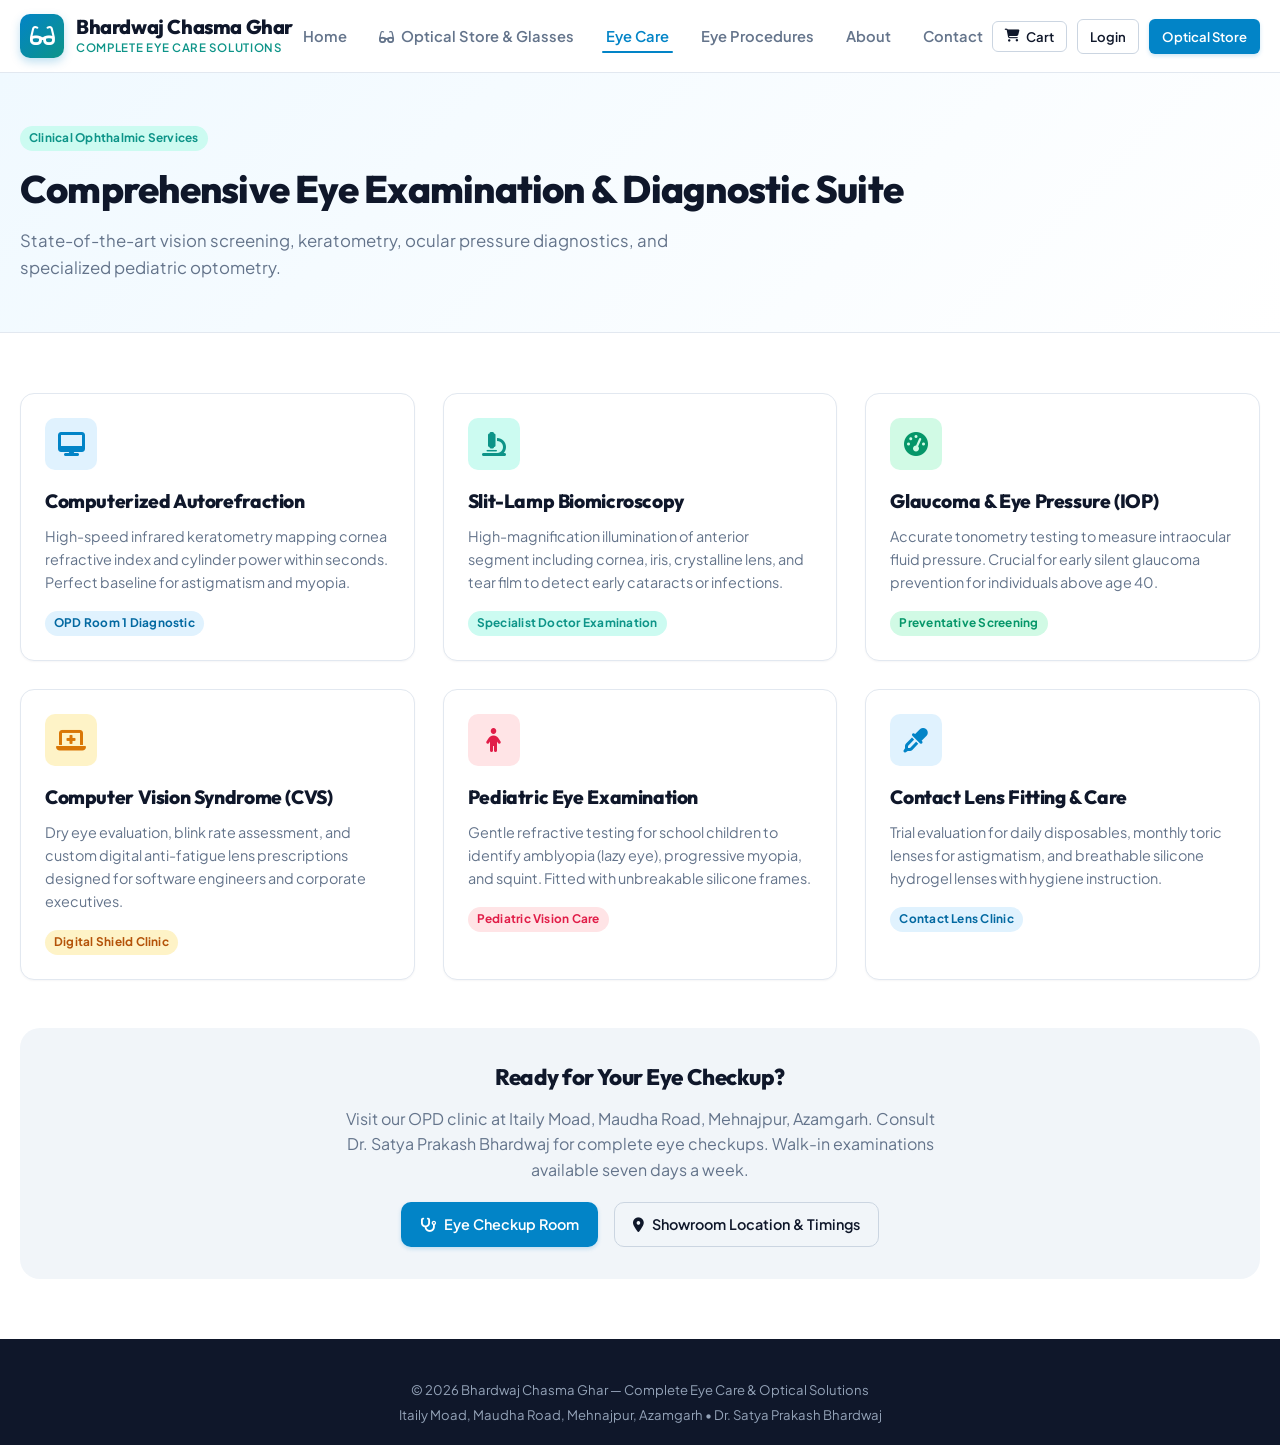
<file: eyecare.html>
<!DOCTYPE html>
<html lang="en">
<head>
  <meta charset="UTF-8">
  <meta name="viewport" content="width=device-width, initial-scale=1.0">
  <title>Clinical Eye Care & Vision Diagnostics — Bhardwaj Chasma Ghar</title>
  <link rel="stylesheet" href="css/style.css">
  <link rel="stylesheet" href="https://cdnjs.cloudflare.com/ajax/libs/font-awesome/6.4.0/css/all.min.css">
</head>
<body>

  <header class="site-header">
    <div class="container header-inner">
      <a href="index.html" class="brand-logo">
        <div class="brand-icon"><i class="fa-solid fa-glasses"></i></div>
        <div class="brand-info">
          <h1>Bhardwaj Chasma Ghar</h1>
          <p>Complete Eye Care Solutions</p>
        </div>
      </a>

      <ul class="nav-links">
        <li><a href="index.html" class="nav-link">Home</a></li>
        <li><a href="store.html" class="nav-link"><i class="fa-solid fa-glasses" style="font-size:0.85rem; margin-right:4px;"></i> Optical Store & Glasses</a></li>
        <li><a href="eyecare.html" class="nav-link active">Eye Care</a></li>
        <li><a href="procedures.html" class="nav-link">Eye Procedures</a></li>
        <li><a href="about.html" class="nav-link">About</a></li>
        <li><a href="contact.html" class="nav-link">Contact</a></li>
      </ul>

      <div class="header-actions">
        <div id="auth-user-area">
          <a href="login.html" class="btn btn-sm btn-outline">Portal Login</a>
        </div>
      </div>
    </div>
  </header>

  <section style="background:linear-gradient(135deg, #f0f9ff, #ffffff); padding:50px 0; border-bottom:1px solid var(--border-light);">
    <div class="container">
      <span class="badge badge-teal">Clinical Ophthalmic Services</span>
      <h1 style="font-size:2.4rem; font-weight:800; color:var(--text-main); margin-top:8px;">
        Comprehensive Eye Examination & Diagnostic Suite
      </h1>
      <p style="color:var(--text-muted); font-size:1.05rem; max-width:680px; margin-top:8px;">
        State-of-the-art vision screening, keratometry, ocular pressure diagnostics, and specialized pediatric optometry.
      </p>
    </div>
  </section>

  <section style="padding:60px 0; background:#ffffff;">
    <div class="container">
      <div style="display:grid; grid-template-columns: repeat(auto-fit, minmax(300px, 1fr)); gap:28px;">
        
        <div class="card" style="margin-bottom:0;">
          <div class="stat-icon primary" style="margin-bottom:16px;"><i class="fa-solid fa-desktop"></i></div>
          <h3 style="font-size:1.2rem; font-weight:800; margin-bottom:8px;">Computerized Autorefraction</h3>
          <p style="color:var(--text-muted); font-size:0.9rem; line-height:1.6; margin-bottom:14px;">
            High-speed infrared keratometry mapping cornea refractive index and cylinder power within seconds. Perfect baseline for astigmatism and myopia.
          </p>
          <span class="badge badge-info">OPD Room 1 Diagnostic</span>
        </div>

        <div class="card" style="margin-bottom:0;">
          <div class="stat-icon teal" style="margin-bottom:16px;"><i class="fa-solid fa-microscope"></i></div>
          <h3 style="font-size:1.2rem; font-weight:800; margin-bottom:8px;">Slit-Lamp Biomicroscopy</h3>
          <p style="color:var(--text-muted); font-size:0.9rem; line-height:1.6; margin-bottom:14px;">
            High-magnification illumination of anterior segment including cornea, iris, crystalline lens, and tear film to detect early cataracts or infections.
          </p>
          <span class="badge badge-teal">Specialist Doctor Examination</span>
        </div>

        <div class="card" style="margin-bottom:0;">
          <div class="stat-icon emerald" style="margin-bottom:16px;"><i class="fa-solid fa-gauge-high"></i></div>
          <h3 style="font-size:1.2rem; font-weight:800; margin-bottom:8px;">Glaucoma & Eye Pressure (IOP)</h3>
          <p style="color:var(--text-muted); font-size:0.9rem; line-height:1.6; margin-bottom:14px;">
            Accurate tonometry testing to measure intraocular fluid pressure. Crucial for early silent glaucoma prevention for individuals above age 40.
          </p>
          <span class="badge badge-success">Preventative Screening</span>
        </div>

        <div class="card" style="margin-bottom:0;">
          <div class="stat-icon amber" style="margin-bottom:16px;"><i class="fa-solid fa-laptop-medical"></i></div>
          <h3 style="font-size:1.2rem; font-weight:800; margin-bottom:8px;">Computer Vision Syndrome (CVS)</h3>
          <p style="color:var(--text-muted); font-size:0.9rem; line-height:1.6; margin-bottom:14px;">
            Dry eye evaluation, blink rate assessment, and custom digital anti-fatigue lens prescriptions designed for software engineers and corporate executives.
          </p>
          <span class="badge badge-warning">Digital Shield Clinic</span>
        </div>

        <div class="card" style="margin-bottom:0;">
          <div class="stat-icon rose" style="margin-bottom:16px;"><i class="fa-solid fa-child"></i></div>
          <h3 style="font-size:1.2rem; font-weight:800; margin-bottom:8px;">Pediatric Eye Examination</h3>
          <p style="color:var(--text-muted); font-size:0.9rem; line-height:1.6; margin-bottom:14px;">
            Gentle refractive testing for school children to identify amblyopia (lazy eye), progressive myopia, and squint. Fitted with unbreakable silicone frames.
          </p>
          <span class="badge badge-danger">Pediatric Vision Care</span>
        </div>

        <div class="card" style="margin-bottom:0;">
          <div class="stat-icon primary" style="margin-bottom:16px;"><i class="fa-solid fa-eye-dropper"></i></div>
          <h3 style="font-size:1.2rem; font-weight:800; margin-bottom:8px;">Contact Lens Fitting & Care</h3>
          <p style="color:var(--text-muted); font-size:0.9rem; line-height:1.6; margin-bottom:14px;">
            Trial evaluation for daily disposables, monthly toric lenses for astigmatism, and breathable silicone hydrogel lenses with hygiene instruction.
          </p>
          <span class="badge badge-info">Contact Lens Clinic</span>
        </div>

      </div>

      <div style="margin-top:48px; background:var(--bg-subtle); border-radius:var(--radius-xl); padding:32px; text-align:center;">
        <h3 style="font-size:1.4rem; font-weight:800; margin-bottom:10px;">Ready for Your Eye Checkup?</h3>
        <p style="color:var(--text-muted); margin-bottom:20px; max-width:600px; margin-left:auto; margin-right:auto;">
          Visit our OPD clinic at Itaily Moad, Maudha Road, Mehnajpur, Azamgarh. Consult Dr. Satya Prakash Bhardwaj for complete eye checkups. Walk-in examinations available seven days a week.
        </p>
        <div style="display:flex; justify-content:center; gap:16px;">
          <a href="doctor.html" class="btn btn-primary"><i class="fa-solid fa-stethoscope"></i> Eye Checkup Room</a>
          <a href="contact.html" class="btn btn-outline"><i class="fa-solid fa-location-dot"></i> Showroom Location & Timings</a>
        </div>
      </div>
    </div>
  </section>

  <footer style="background:#0f172a; color:#f8fafc; padding:40px 0 20px;">
    <div class="container" style="text-align:center; font-size:0.82rem; color:#94a3b8;">
      <p>&copy; 2026 Bhardwaj Chasma Ghar — Complete Eye Care & Optical Solutions</p>
      <p style="margin-top:4px;">Itaily Moad, Maudha Road, Mehnajpur, Azamgarh • Dr. Satya Prakash Bhardwaj</p>
    </div>
  </footer>

  <script src="js/store.js"></script>
  <script src="js/auth.js"></script>
  <script src="js/app.js"></script>
</body>
</html>
</file>
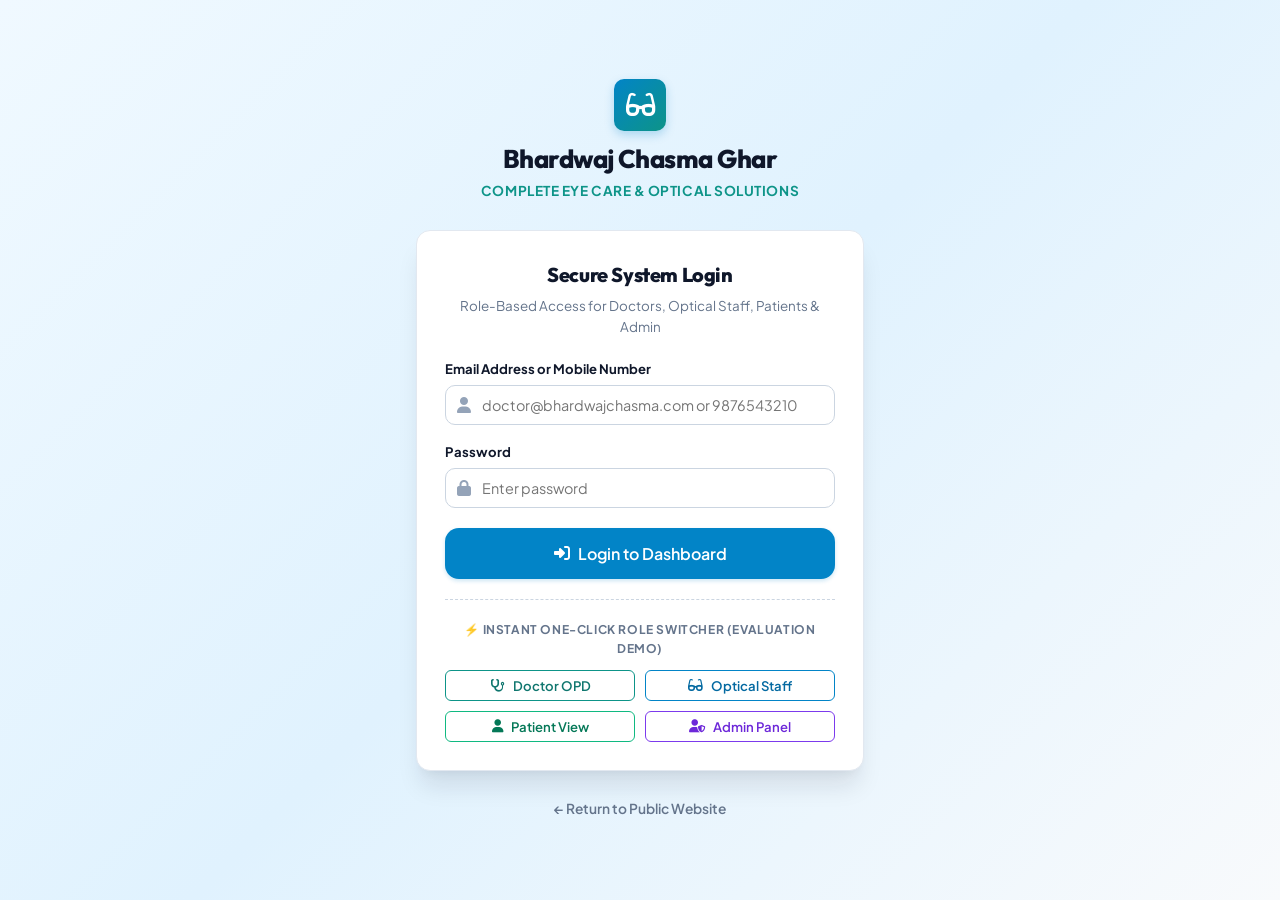
<file: login.html>
<!DOCTYPE html>
<html lang="en">
<head>
  <meta charset="UTF-8">
  <meta name="viewport" content="width=device-width, initial-scale=1.0">
  <title>Unified Portal Access — Bhardwaj Chasma Ghar</title>
  <link rel="stylesheet" href="css/style.css">
  <link rel="stylesheet" href="https://cdnjs.cloudflare.com/ajax/libs/font-awesome/6.4.0/css/all.min.css">
</head>
<body style="min-height:100vh; display:flex; flex-direction:column; justify-content:center; background:linear-gradient(135deg, #f0f9ff 0%, #e0f2fe 50%, #f8fafc 100%);">

  <div class="container" style="max-width:480px; padding:24px 16px;">
    
    <!-- Brand Header -->
    <div style="text-align:center; margin-bottom:28px;">
      <a href="index.html" class="brand-logo" style="display:inline-flex; margin-bottom:8px;">
        <div class="brand-icon" style="width:52px; height:52px; font-size:26px;">
          <i class="fa-solid fa-glasses"></i>
        </div>
      </a>
      <h1 style="font-size:1.6rem; font-weight:800; color:var(--text-main);">Bhardwaj Chasma Ghar</h1>
      <p style="font-size:0.85rem; color:var(--secondary); font-weight:700; text-transform:uppercase; letter-spacing:0.04em;">
        Complete Eye Care & Optical Solutions
      </p>
    </div>

    <!-- Login Card -->
    <div class="card" style="box-shadow:var(--shadow-xl); border:1px solid var(--border-light); padding:28px;">
      <h2 style="font-size:1.25rem; font-weight:800; margin-bottom:4px; text-align:center;">Secure System Login</h2>
      <p style="font-size:0.84rem; color:var(--text-muted); text-align:center; margin-bottom:20px;">
        Role-Based Access for Doctors, Optical Staff, Patients & Admin
      </p>

      <!-- Standard Login Form -->
      <form id="login-form" onsubmit="event.preventDefault(); LoginApp.handleLogin();">
        <div class="form-group">
          <label class="form-label">Email Address or Mobile Number</label>
          <div style="position:relative;">
            <input type="text" id="login-id" class="form-control" required placeholder="doctor@bhardwajchasma.com or 9876543210" style="padding-left:36px;">
            <i class="fa-solid fa-user" style="position:absolute; left:12px; top:12px; color:var(--text-dim);"></i>
          </div>
        </div>

        <div class="form-group" style="margin-bottom:20px;">
          <label class="form-label">Password</label>
          <div style="position:relative;">
            <input type="password" id="login-pass" class="form-control" required placeholder="Enter password" style="padding-left:36px;">
            <i class="fa-solid fa-lock" style="position:absolute; left:12px; top:12px; color:var(--text-dim);"></i>
          </div>
        </div>

        <button type="submit" class="btn btn-primary btn-lg" style="width:100%; margin-bottom:20px;">
          <i class="fa-solid fa-right-to-bracket"></i> Login to Dashboard
        </button>
      </form>

      <!-- Quick 1-Click Role Switcher for Seamless Testing -->
      <div style="border-top:1px dashed var(--border-medium); padding-top:20px;">
        <p style="font-size:0.75rem; font-weight:700; text-transform:uppercase; letter-spacing:0.05em; color:var(--text-muted); text-align:center; margin-bottom:12px;">
          ⚡ Instant One-Click Role Switcher (Evaluation Demo)
        </p>

        <div style="display:grid; grid-template-columns: 1fr 1fr; gap:10px;">
          <button type="button" class="btn btn-sm btn-outline" onclick="LoginApp.quickSwitch('doctor')" style="border-color:#0d9488; color:#0f766e;">
            <i class="fa-solid fa-stethoscope"></i> Doctor OPD
          </button>
          <button type="button" class="btn btn-sm btn-outline" onclick="LoginApp.quickSwitch('staff')" style="border-color:#0284c7; color:#0369a1;">
            <i class="fa-solid fa-glasses"></i> Optical Staff
          </button>
          <button type="button" class="btn btn-sm btn-outline" onclick="LoginApp.quickSwitch('customer')" style="border-color:#10b981; color:#047857;">
            <i class="fa-solid fa-user"></i> Patient View
          </button>
          <button type="button" class="btn btn-sm btn-outline" onclick="LoginApp.quickSwitch('admin')" style="border-color:#7c3aed; color:#6d28d9;">
            <i class="fa-solid fa-user-shield"></i> Admin Panel
          </button>
        </div>
      </div>
    </div>

    <div style="text-align:center; margin-top:20px;">
      <a href="index.html" style="font-size:0.86rem; color:var(--text-muted); font-weight:600;">
        &larr; Return to Public Website
      </a>
    </div>

  </div>

  <script src="js/store.js"></script>
  <script src="js/auth.js"></script>
  <script src="js/app.js"></script>
  <script>
    const LoginApp = {
      handleLogin: function() {
        const id = document.getElementById('login-id').value.trim();
        const pass = document.getElementById('login-pass').value.trim();

        const res = window.BCGAuth.login(id, pass);
        if (res.success) {
          BCGUI.toast(`Welcome, ${res.user.name}!`, "success");
          this.redirectByRole(res.user.role);
        } else {
          BCGUI.toast(res.message, "error");
        }
      },

      quickSwitch: function(role) {
        const success = window.BCGAuth.quickLogin(role);
        if (success) {
          const user = window.BCGAuth.getCurrentUser();
          BCGUI.toast(`Switched to ${user.name} (${role.toUpperCase()})`, "success");
          setTimeout(() => this.redirectByRole(role), 300);
        } else {
          BCGUI.toast("Could not log in as role", "error");
        }
      },

      redirectByRole: function(role) {
        if (role === 'doctor') window.location.href = "doctor.html";
        else if (role === 'staff') window.location.href = "staff.html";
        else if (role === 'admin') window.location.href = "admin.html";
        else window.location.href = "customer.html";
      }
    };
  </script>
</body>
</html>
</file>
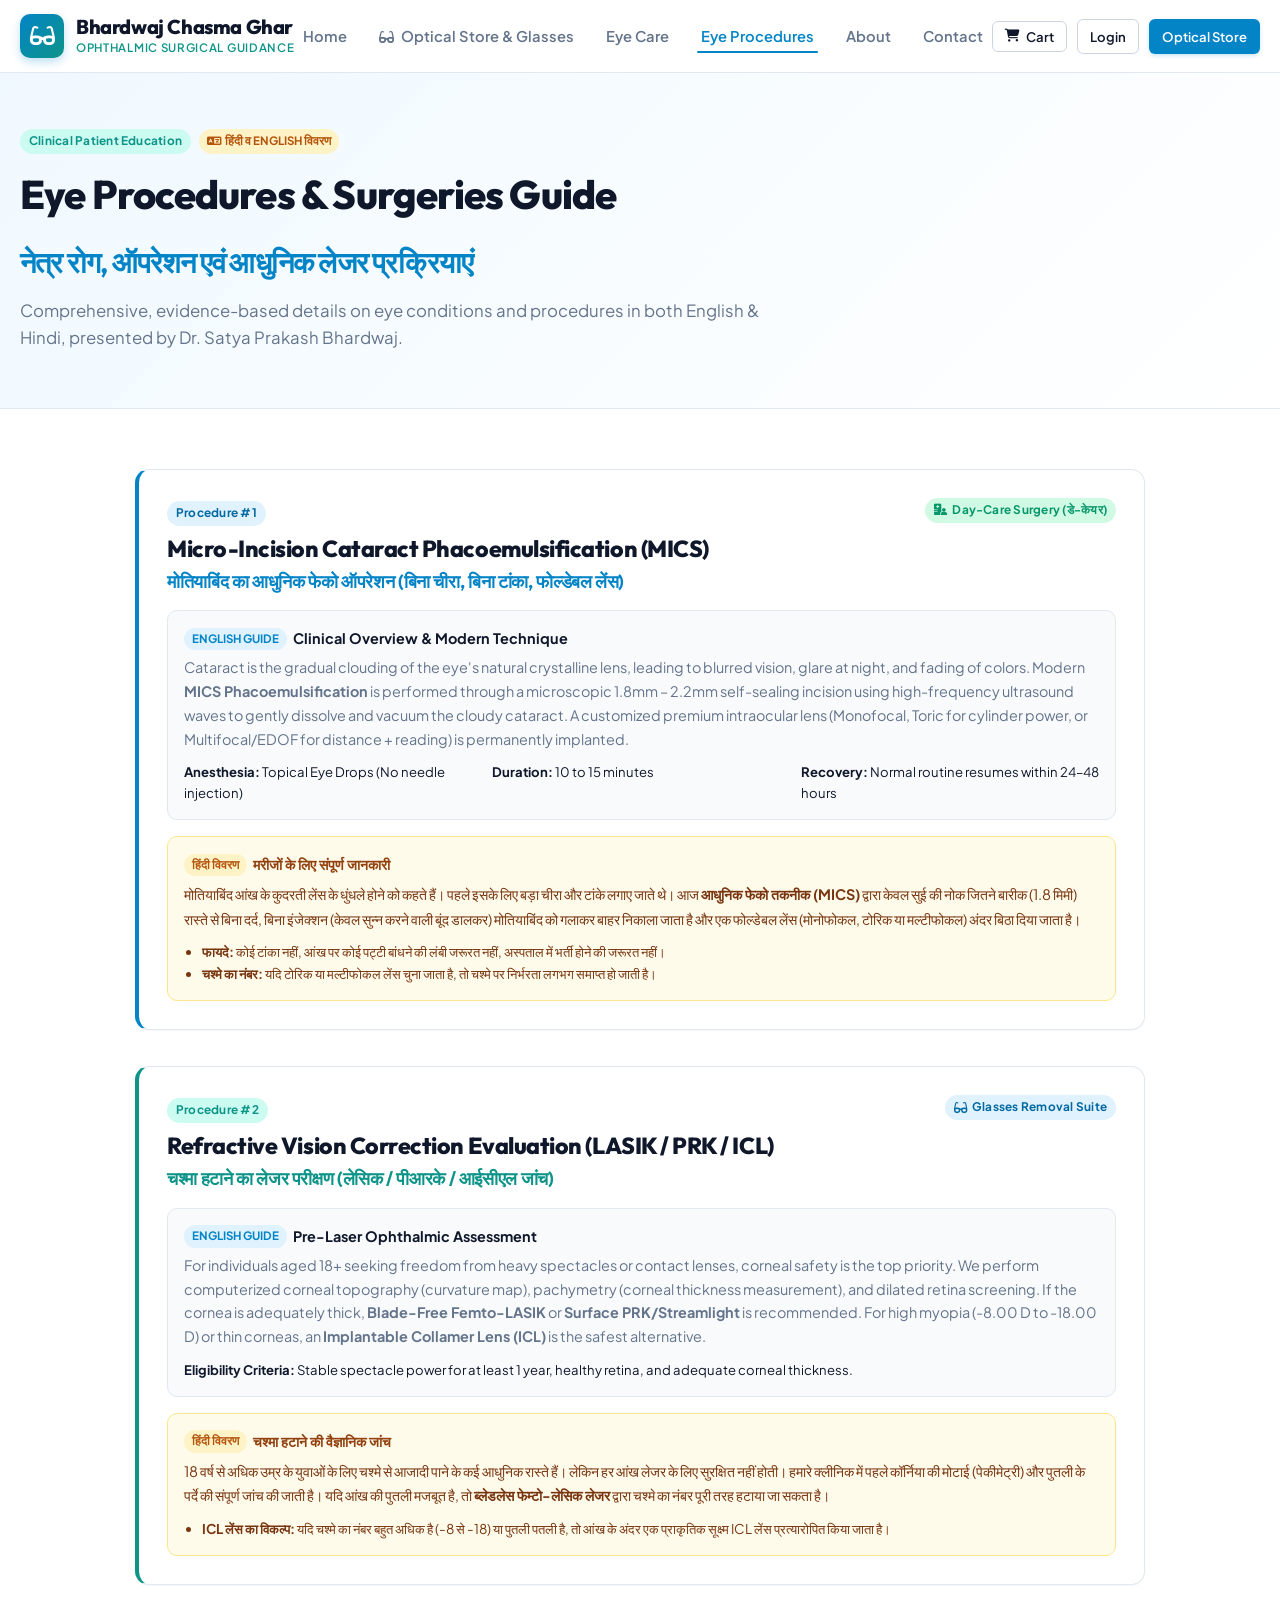
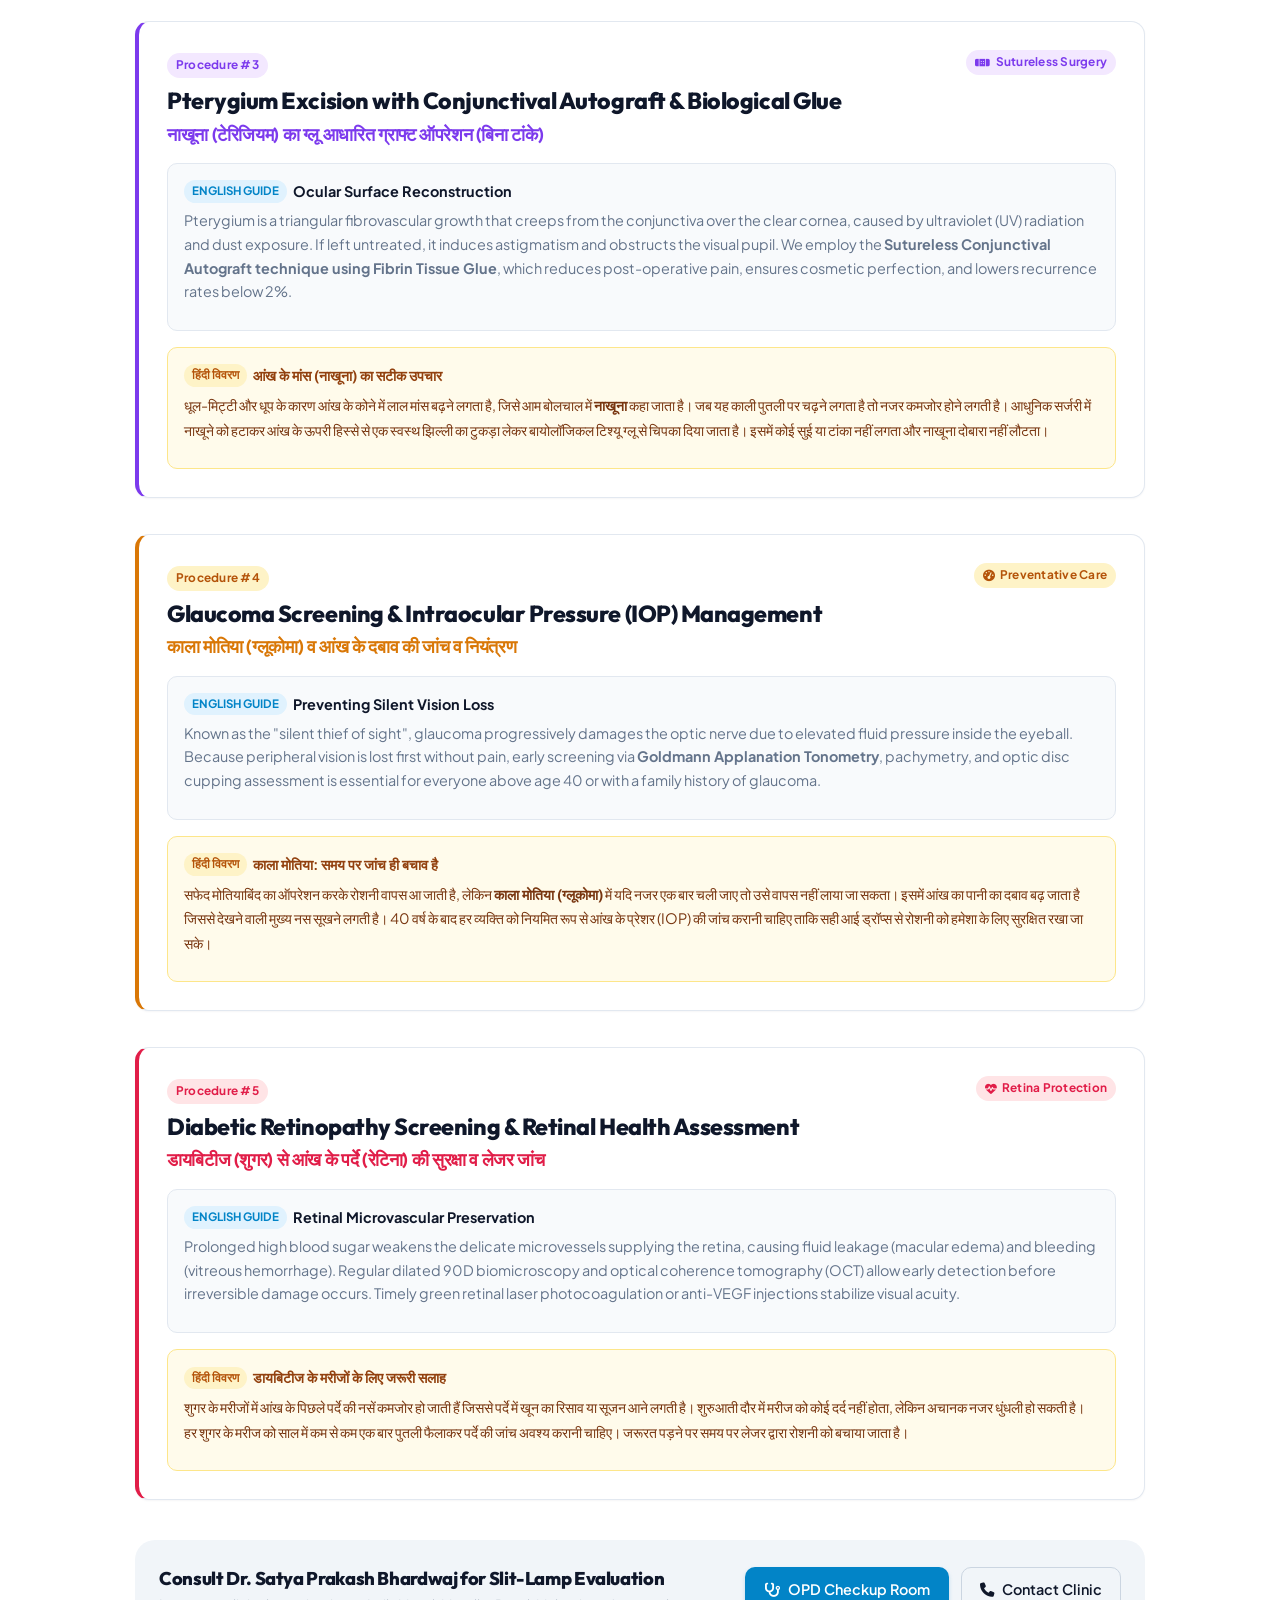
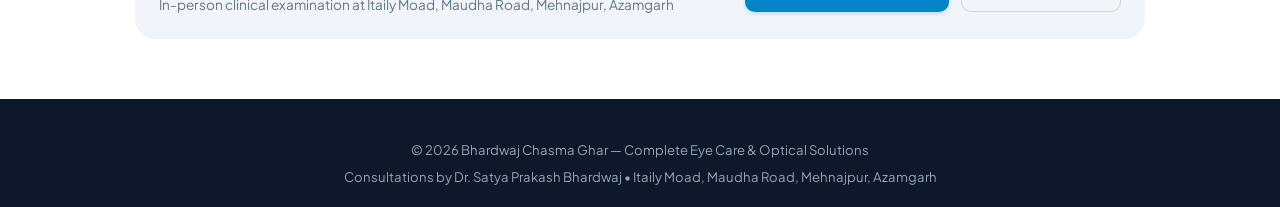
<file: procedures.html>
<!DOCTYPE html>
<html lang="en">
<head>
  <meta charset="UTF-8">
  <meta name="viewport" content="width=device-width, initial-scale=1.0">
  <title>Eye Procedures & Surgeries (हिंदी व English) — Bhardwaj Chasma Ghar</title>
  <meta name="description" content="Complete clinical guide for Cataract, LASIK evaluation, Pterygium, Glaucoma, and Diabetic Retinopathy in English and Hindi.">
  <link rel="stylesheet" href="css/style.css">
  <link rel="stylesheet" href="https://cdnjs.cloudflare.com/ajax/libs/font-awesome/6.4.0/css/all.min.css">
</head>
<body>

  <!-- Site Navigation Header -->
  <header class="site-header">
    <div class="container header-inner">
      <a href="index.html" class="brand-logo">
        <div class="brand-icon"><i class="fa-solid fa-glasses"></i></div>
        <div class="brand-info">
          <h1>Bhardwaj Chasma Ghar</h1>
          <p>Ophthalmic Surgical Guidance</p>
        </div>
      </a>

      <ul class="nav-links">
        <li><a href="index.html" class="nav-link">Home</a></li>
        <li><a href="store.html" class="nav-link"><i class="fa-solid fa-glasses" style="font-size:0.85rem; margin-right:4px;"></i> Optical Store & Glasses</a></li>
        <li><a href="eyecare.html" class="nav-link">Eye Care</a></li>
        <li><a href="procedures.html" class="nav-link active">Eye Procedures</a></li>
        <li><a href="about.html" class="nav-link">About</a></li>
        <li><a href="contact.html" class="nav-link">Contact</a></li>
      </ul>

      <div class="header-actions">
        <div id="auth-user-area">
          <a href="login.html" class="btn btn-sm btn-outline">Portal Login</a>
        </div>
      </div>
    </div>
  </header>

  <!-- Page Banner -->
  <section style="background:linear-gradient(135deg, #f0f9ff, #ffffff); padding:56px 0; border-bottom:1px solid var(--border-light);">
    <div class="container">
      <div style="display:flex; gap:8px; margin-bottom:8px;">
        <span class="badge badge-teal">Clinical Patient Education</span>
        <span class="badge-lang badge-hi"><i class="fa-solid fa-language"></i> हिंदी व English विवरण</span>
      </div>
      <h1 style="font-size:2.5rem; font-weight:800; color:var(--text-main); margin-top:8px;">
        Eye Procedures & Surgeries Guide <br>
        <span style="font-size:1.8rem; color:var(--primary); font-weight:700;">नेत्र रोग, ऑपरेशन एवं आधुनिक लेजर प्रक्रियाएं</span>
      </h1>
      <p style="color:var(--text-muted); font-size:1.05rem; max-width:750px; margin-top:8px; line-height:1.6;">
        Comprehensive, evidence-based details on eye conditions and procedures in both English & Hindi, presented by Dr. Satya Prakash Bhardwaj.
      </p>
    </div>
  </section>

  <!-- Procedures Content Section -->
  <section style="padding:60px 0; background:#ffffff;">
    <div class="container" style="max-width:1050px;">
      
      <!-- PROCEDURE 1: CATARACT (मोतियाबिंद) -->
      <div class="card" style="margin-bottom:36px; border-left: 4px solid var(--primary); padding:28px;">
        <div style="display:flex; justify-content:space-between; align-items:flex-start; margin-bottom:14px; flex-wrap:wrap; gap:10px;">
          <div>
            <span class="badge badge-info">Procedure #1</span>
            <h2 style="font-size:1.45rem; font-weight:800; color:var(--text-main); margin-top:4px;">
              Micro-Incision Cataract Phacoemulsification (MICS)
            </h2>
            <h3 style="font-size:1.15rem; font-weight:700; color:var(--primary);">
              मोतियाबिंद का आधुनिक फेको ऑपरेशन (बिना चीरा, बिना टांका, फोल्डेबल लेंस)
            </h3>
          </div>
          <span class="badge badge-success"><i class="fa-solid fa-hospital-user"></i> Day-Care Surgery (डे-केयर)</span>
        </div>

        <!-- English Section -->
        <div style="background:#f8fafc; padding:16px; border-radius:var(--radius-md); border:1px solid var(--border-light); margin-bottom:16px;">
          <div style="display:flex; align-items:center; gap:6px; margin-bottom:6px;">
            <span class="badge-lang badge-en">English Guide</span>
            <strong style="font-size:0.9rem;">Clinical Overview & Modern Technique</strong>
          </div>
          <p style="color:var(--text-muted); font-size:0.9rem; line-height:1.65; margin-bottom:10px;">
            Cataract is the gradual clouding of the eye's natural crystalline lens, leading to blurred vision, glare at night, and fading of colors. Modern <strong>MICS Phacoemulsification</strong> is performed through a microscopic 1.8mm – 2.2mm self-sealing incision using high-frequency ultrasound waves to gently dissolve and vacuum the cloudy cataract. A customized premium intraocular lens (Monofocal, Toric for cylinder power, or Multifocal/EDOF for distance + reading) is permanently implanted.
          </p>
          <div style="display:grid; grid-template-columns: repeat(auto-fit, minmax(200px, 1fr)); gap:10px; font-size:0.82rem; color:var(--text-main);">
            <div><strong>Anesthesia:</strong> Topical Eye Drops (No needle injection)</div>
            <div><strong>Duration:</strong> 10 to 15 minutes</div>
            <div><strong>Recovery:</strong> Normal routine resumes within 24–48 hours</div>
          </div>
        </div>

        <!-- Hindi Section -->
        <div style="background:#fffbeb; padding:16px; border-radius:var(--radius-md); border:1px solid #fde68a;">
          <div style="display:flex; align-items:center; gap:6px; margin-bottom:6px;">
            <span class="badge-lang badge-hi">हिंदी विवरण</span>
            <strong style="font-size:0.9rem; color:#92400e;">मरीजों के लिए संपूर्ण जानकारी</strong>
          </div>
          <p style="color:#78350f; font-size:0.9rem; line-height:1.7; margin-bottom:10px;">
            मोतियाबिंद आंख के कुदरती लेंस के धुंधले होने को कहते हैं। पहले इसके लिए बड़ा चीरा और टांके लगाए जाते थे। आज <strong>आधुनिक फेको तकनीक (MICS)</strong> द्वारा केवल सुई की नोक जितने बारीक (1.8 मिमी) रास्ते से बिना दर्द, बिना इंजेक्शन (केवल सुन्न करने वाली बूंद डालकर) मोतियाबिंद को गलाकर बाहर निकाला जाता है और एक फोल्डेबल लेंस (मोनोफोकल, टोरिक या मल्टीफोकल) अंदर बिठा दिया जाता है।
          </p>
          <ul style="padding-left:18px; color:#78350f; font-size:0.84rem; line-height:1.6;">
            <li><strong>फायदे:</strong> कोई टांका नहीं, आंख पर कोई पट्टी बांधने की लंबी जरूरत नहीं, अस्पताल में भर्ती होने की जरूरत नहीं।</li>
            <li><strong>चश्मे का नंबर:</strong> यदि टोरिक या मल्टीफोकल लेंस चुना जाता है, तो चश्मे पर निर्भरता लगभग समाप्त हो जाती है।</li>
          </ul>
        </div>
      </div>

      <!-- PROCEDURE 2: LASIK / REFRACTIVE SURGERY -->
      <div class="card" style="margin-bottom:36px; border-left: 4px solid var(--secondary); padding:28px;">
        <div style="display:flex; justify-content:space-between; align-items:flex-start; margin-bottom:14px; flex-wrap:wrap; gap:10px;">
          <div>
            <span class="badge badge-teal">Procedure #2</span>
            <h2 style="font-size:1.45rem; font-weight:800; color:var(--text-main); margin-top:4px;">
              Refractive Vision Correction Evaluation (LASIK / PRK / ICL)
            </h2>
            <h3 style="font-size:1.15rem; font-weight:700; color:var(--secondary);">
              चश्मा हटाने का लेजर परीक्षण (लेसिक / पीआरके / आईसीएल जांच)
            </h3>
          </div>
          <span class="badge badge-info"><i class="fa-solid fa-glasses"></i> Glasses Removal Suite</span>
        </div>

        <!-- English Section -->
        <div style="background:#f8fafc; padding:16px; border-radius:var(--radius-md); border:1px solid var(--border-light); margin-bottom:16px;">
          <div style="display:flex; align-items:center; gap:6px; margin-bottom:6px;">
            <span class="badge-lang badge-en">English Guide</span>
            <strong style="font-size:0.9rem;">Pre-Laser Ophthalmic Assessment</strong>
          </div>
          <p style="color:var(--text-muted); font-size:0.9rem; line-height:1.65; margin-bottom:10px;">
            For individuals aged 18+ seeking freedom from heavy spectacles or contact lenses, corneal safety is the top priority. We perform computerized corneal topography (curvature map), pachymetry (corneal thickness measurement), and dilated retina screening. If the cornea is adequately thick, <strong>Blade-Free Femto-LASIK</strong> or <strong>Surface PRK/Streamlight</strong> is recommended. For high myopia (-8.00 D to -18.00 D) or thin corneas, an <strong>Implantable Collamer Lens (ICL)</strong> is the safest alternative.
          </p>
          <div style="font-size:0.82rem; color:var(--text-main);">
            <strong>Eligibility Criteria:</strong> Stable spectacle power for at least 1 year, healthy retina, and adequate corneal thickness.
          </div>
        </div>

        <!-- Hindi Section -->
        <div style="background:#fffbeb; padding:16px; border-radius:var(--radius-md); border:1px solid #fde68a;">
          <div style="display:flex; align-items:center; gap:6px; margin-bottom:6px;">
            <span class="badge-lang badge-hi">हिंदी विवरण</span>
            <strong style="font-size:0.9rem; color:#92400e;">चश्मा हटाने की वैज्ञानिक जांच</strong>
          </div>
          <p style="color:#78350f; font-size:0.9rem; line-height:1.7; margin-bottom:10px;">
            18 वर्ष से अधिक उम्र के युवाओं के लिए चश्मे से आजादी पाने के कई आधुनिक रास्ते हैं। लेकिन हर आंख लेजर के लिए सुरक्षित नहीं होती। हमारे क्लीनिक में पहले कॉर्निया की मोटाई (पेकीमेट्री) और पुतली के पर्दे की संपूर्ण जांच की जाती है। यदि आंख की पुतली मजबूत है, तो <strong>ब्लेडलेस फेम्टो-लेसिक लेजर</strong> द्वारा चश्मे का नंबर पूरी तरह हटाया जा सकता है।
          </p>
          <ul style="padding-left:18px; color:#78350f; font-size:0.84rem; line-height:1.6;">
            <li><strong>ICL लेंस का विकल्प:</strong> यदि चश्मे का नंबर बहुत अधिक है (-8 से -18) या पुतली पतली है, तो आंख के अंदर एक प्राकृतिक सूक्ष्म ICL लेंस प्रत्यारोपित किया जाता है।</li>
          </ul>
        </div>
      </div>

      <!-- PROCEDURE 3: PTERYGIUM (नाखूना) -->
      <div class="card" style="margin-bottom:36px; border-left: 4px solid var(--purple); padding:28px;">
        <div style="display:flex; justify-content:space-between; align-items:flex-start; margin-bottom:14px; flex-wrap:wrap; gap:10px;">
          <div>
            <span class="badge badge-purple">Procedure #3</span>
            <h2 style="font-size:1.45rem; font-weight:800; color:var(--text-main); margin-top:4px;">
              Pterygium Excision with Conjunctival Autograft & Biological Glue
            </h2>
            <h3 style="font-size:1.15rem; font-weight:700; color:var(--purple);">
              नाखूना (टेरिजियम) का ग्लू आधारित ग्राफ्ट ऑपरेशन (बिना टांके)
            </h3>
          </div>
          <span class="badge badge-purple"><i class="fa-solid fa-bandage"></i> Sutureless Surgery</span>
        </div>

        <!-- English Section -->
        <div style="background:#f8fafc; padding:16px; border-radius:var(--radius-md); border:1px solid var(--border-light); margin-bottom:16px;">
          <div style="display:flex; align-items:center; gap:6px; margin-bottom:6px;">
            <span class="badge-lang badge-en">English Guide</span>
            <strong style="font-size:0.9rem;">Ocular Surface Reconstruction</strong>
          </div>
          <p style="color:var(--text-muted); font-size:0.9rem; line-height:1.65; margin-bottom:10px;">
            Pterygium is a triangular fibrovascular growth that creeps from the conjunctiva over the clear cornea, caused by ultraviolet (UV) radiation and dust exposure. If left untreated, it induces astigmatism and obstructs the visual pupil. We employ the <strong>Sutureless Conjunctival Autograft technique using Fibrin Tissue Glue</strong>, which reduces post-operative pain, ensures cosmetic perfection, and lowers recurrence rates below 2%.
          </p>
        </div>

        <!-- Hindi Section -->
        <div style="background:#fffbeb; padding:16px; border-radius:var(--radius-md); border:1px solid #fde68a;">
          <div style="display:flex; align-items:center; gap:6px; margin-bottom:6px;">
            <span class="badge-lang badge-hi">हिंदी विवरण</span>
            <strong style="font-size:0.9rem; color:#92400e;">आंख के मांस (नाखूना) का सटीक उपचार</strong>
          </div>
          <p style="color:#78350f; font-size:0.9rem; line-height:1.7; margin-bottom:10px;">
            धूल-मिट्टी और धूप के कारण आंख के कोने में लाल मांस बढ़ने लगता है, जिसे आम बोलचाल में <strong>नाखूना</strong> कहा जाता है। जब यह काली पुतली पर चढ़ने लगता है तो नजर कमजोर होने लगती है। आधुनिक सर्जरी में नाखूने को हटाकर आंख के ऊपरी हिस्से से एक स्वस्थ झिल्ली का टुकड़ा लेकर बायोलॉजिकल टिश्यू ग्लू से चिपका दिया जाता है। इसमें कोई सुई या टांका नहीं लगता और नाखूना दोबारा नहीं लौटता।
          </p>
        </div>
      </div>

      <!-- PROCEDURE 4: GLAUCOMA (काला मोतिया) -->
      <div class="card" style="margin-bottom:36px; border-left: 4px solid var(--amber); padding:28px;">
        <div style="display:flex; justify-content:space-between; align-items:flex-start; margin-bottom:14px; flex-wrap:wrap; gap:10px;">
          <div>
            <span class="badge badge-warning">Procedure #4</span>
            <h2 style="font-size:1.45rem; font-weight:800; color:var(--text-main); margin-top:4px;">
              Glaucoma Screening & Intraocular Pressure (IOP) Management
            </h2>
            <h3 style="font-size:1.15rem; font-weight:700; color:var(--amber);">
              काला मोतिया (ग्लूकोमा) व आंख के दबाव की जांच व नियंत्रण
            </h3>
          </div>
          <span class="badge badge-warning"><i class="fa-solid fa-gauge-high"></i> Preventative Care</span>
        </div>

        <!-- English Section -->
        <div style="background:#f8fafc; padding:16px; border-radius:var(--radius-md); border:1px solid var(--border-light); margin-bottom:16px;">
          <div style="display:flex; align-items:center; gap:6px; margin-bottom:6px;">
            <span class="badge-lang badge-en">English Guide</span>
            <strong style="font-size:0.9rem;">Preventing Silent Vision Loss</strong>
          </div>
          <p style="color:var(--text-muted); font-size:0.9rem; line-height:1.65; margin-bottom:10px;">
            Known as the "silent thief of sight", glaucoma progressively damages the optic nerve due to elevated fluid pressure inside the eyeball. Because peripheral vision is lost first without pain, early screening via <strong>Goldmann Applanation Tonometry</strong>, pachymetry, and optic disc cupping assessment is essential for everyone above age 40 or with a family history of glaucoma.
          </p>
        </div>

        <!-- Hindi Section -->
        <div style="background:#fffbeb; padding:16px; border-radius:var(--radius-md); border:1px solid #fde68a;">
          <div style="display:flex; align-items:center; gap:6px; margin-bottom:6px;">
            <span class="badge-lang badge-hi">हिंदी विवरण</span>
            <strong style="font-size:0.9rem; color:#92400e;">काला मोतिया: समय पर जांच ही बचाव है</strong>
          </div>
          <p style="color:#78350f; font-size:0.9rem; line-height:1.7; margin-bottom:10px;">
            सफेद मोतियाबिंद का ऑपरेशन करके रोशनी वापस आ जाती है, लेकिन <strong>काला मोतिया (ग्लूकोमा)</strong> में यदि नजर एक बार चली जाए तो उसे वापस नहीं लाया जा सकता। इसमें आंख का पानी का दबाव बढ़ जाता है जिससे देखने वाली मुख्य नस सूखने लगती है। 40 वर्ष के बाद हर व्यक्ति को नियमित रूप से आंख के प्रेशर (IOP) की जांच करानी चाहिए ताकि सही आई ड्रॉप्स से रोशनी को हमेशा के लिए सुरक्षित रखा जा सके।
          </p>
        </div>
      </div>

      <!-- PROCEDURE 5: DIABETIC RETINOPATHY -->
      <div class="card" style="margin-bottom:0; border-left: 4px solid var(--rose); padding:28px;">
        <div style="display:flex; justify-content:space-between; align-items:flex-start; margin-bottom:14px; flex-wrap:wrap; gap:10px;">
          <div>
            <span class="badge badge-danger">Procedure #5</span>
            <h2 style="font-size:1.45rem; font-weight:800; color:var(--text-main); margin-top:4px;">
              Diabetic Retinopathy Screening & Retinal Health Assessment
            </h2>
            <h3 style="font-size:1.15rem; font-weight:700; color:var(--rose);">
              डायबिटीज (शुगर) से आंख के पर्दे (रेटिना) की सुरक्षा व लेजर जांच
            </h3>
          </div>
          <span class="badge badge-danger"><i class="fa-solid fa-heart-pulse"></i> Retina Protection</span>
        </div>

        <!-- English Section -->
        <div style="background:#f8fafc; padding:16px; border-radius:var(--radius-md); border:1px solid var(--border-light); margin-bottom:16px;">
          <div style="display:flex; align-items:center; gap:6px; margin-bottom:6px;">
            <span class="badge-lang badge-en">English Guide</span>
            <strong style="font-size:0.9rem;">Retinal Microvascular Preservation</strong>
          </div>
          <p style="color:var(--text-muted); font-size:0.9rem; line-height:1.65; margin-bottom:10px;">
            Prolonged high blood sugar weakens the delicate microvessels supplying the retina, causing fluid leakage (macular edema) and bleeding (vitreous hemorrhage). Regular dilated 90D biomicroscopy and optical coherence tomography (OCT) allow early detection before irreversible damage occurs. Timely green retinal laser photocoagulation or anti-VEGF injections stabilize visual acuity.
          </p>
        </div>

        <!-- Hindi Section -->
        <div style="background:#fffbeb; padding:16px; border-radius:var(--radius-md); border:1px solid #fde68a;">
          <div style="display:flex; align-items:center; gap:6px; margin-bottom:6px;">
            <span class="badge-lang badge-hi">हिंदी विवरण</span>
            <strong style="font-size:0.9rem; color:#92400e;">डायबिटीज के मरीजों के लिए जरूरी सलाह</strong>
          </div>
          <p style="color:#78350f; font-size:0.9rem; line-height:1.7; margin-bottom:10px;">
            शुगर के मरीजों में आंख के पिछले पर्दे की नसें कमजोर हो जाती हैं जिससे पर्दे में खून का रिसाव या सूजन आने लगती है। शुरुआती दौर में मरीज को कोई दर्द नहीं होता, लेकिन अचानक नजर धुंधली हो सकती है। हर शुगर के मरीज को साल में कम से कम एक बार पुतली फैलाकर पर्दे की जांच अवश्य करानी चाहिए। जरूरत पड़ने पर समय पर लेजर द्वारा रोशनी को बचाया जाता है।
          </p>
        </div>
      </div>

      <!-- Action Bar -->
      <div style="margin-top:40px; background:var(--bg-subtle); padding:24px; border-radius:var(--radius-xl); display:flex; justify-content:space-between; align-items:center; flex-wrap:wrap; gap:16px;">
        <div>
          <h4 style="font-size:1.15rem; font-weight:800;">Consult Dr. Satya Prakash Bhardwaj for Slit-Lamp Evaluation</h4>
          <p style="font-size:0.85rem; color:var(--text-muted);">In-person clinical examination at Itaily Moad, Maudha Road, Mehnajpur, Azamgarh</p>
        </div>
        <div style="display:flex; gap:12px;">
          <a href="doctor.html" class="btn btn-primary"><i class="fa-solid fa-stethoscope"></i> OPD Checkup Room</a>
          <a href="contact.html" class="btn btn-outline"><i class="fa-solid fa-phone"></i> Contact Clinic</a>
        </div>
      </div>

    </div>
  </section>

  <!-- Footer -->
  <footer style="background:#0f172a; color:#f8fafc; padding:40px 0 20px;">
    <div class="container" style="text-align:center; font-size:0.82rem; color:#94a3b8;">
      <p style="margin-bottom:6px;">&copy; 2026 Bhardwaj Chasma Ghar — Complete Eye Care & Optical Solutions</p>
      <p>Consultations by Dr. Satya Prakash Bhardwaj • Itaily Moad, Maudha Road, Mehnajpur, Azamgarh</p>
    </div>
  </footer>

  <script src="js/store.js"></script>
  <script src="js/auth.js"></script>
  <script src="js/app.js"></script>
</body>
</html>
</file>
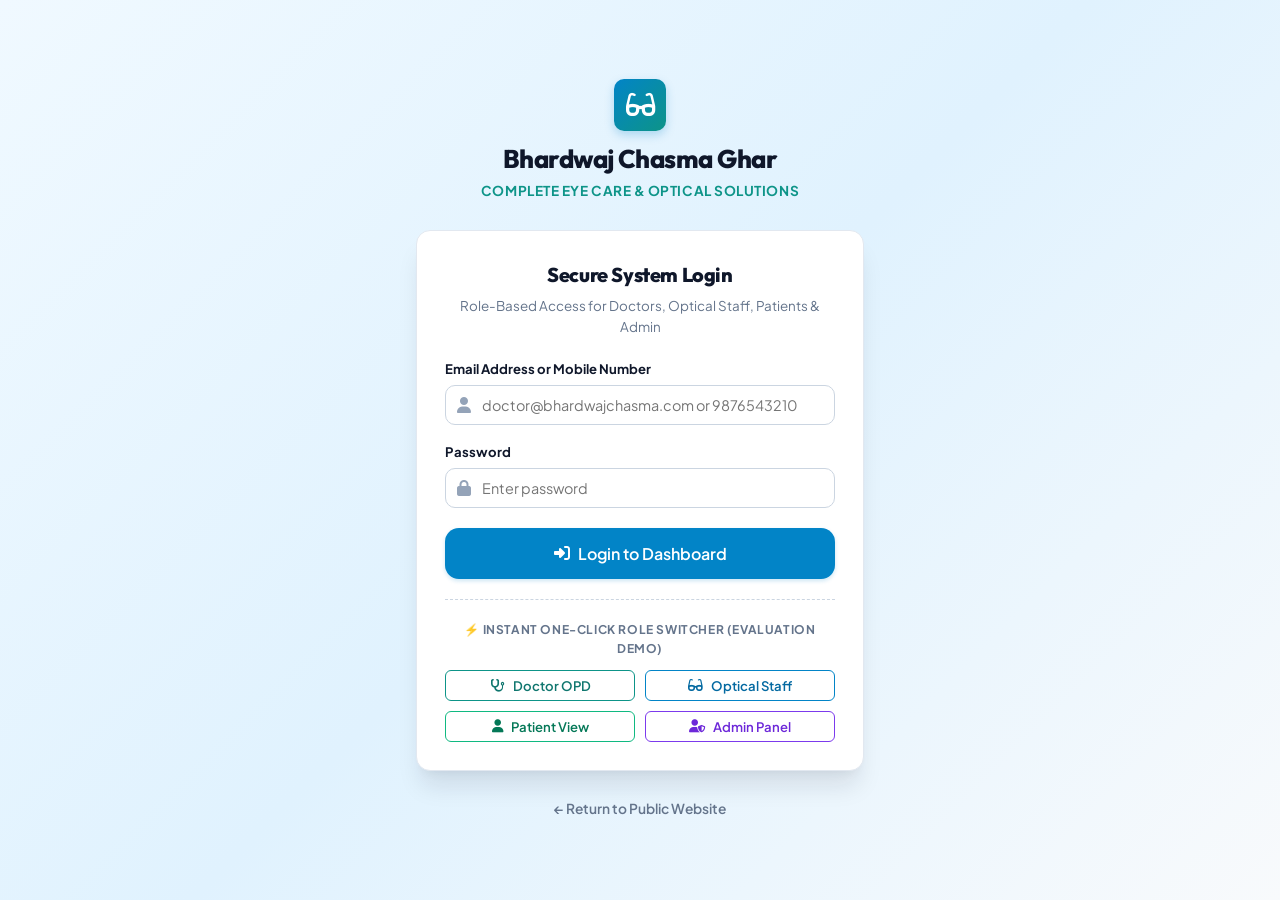
<file: staff.html>
<!DOCTYPE html>
<html lang="en">
<head>
  <meta charset="UTF-8">
  <meta name="viewport" content="width=device-width, initial-scale=1.0">
  <title>Sales & Billing Optical Staff Panel — Bhardwaj Chasma Ghar</title>
  <link rel="stylesheet" href="css/style.css">
  <link rel="stylesheet" href="https://cdnjs.cloudflare.com/ajax/libs/font-awesome/6.4.0/css/all.min.css">
</head>
<body>
  <div class="dashboard-layout">
    <!-- Staff Sidebar -->
    <aside class="sidebar">
      <div class="sidebar-header">
        <div class="brand-logo">
          <div class="brand-icon"><i class="fa-solid fa-glasses"></i></div>
          <div class="brand-info">
            <h1>Bhardwaj</h1>
            <p>Sales & Billing Staff</p>
          </div>
        </div>
      </div>

      <nav class="sidebar-nav">
        <p class="nav-section-title">Sales & Billing Hub</p>
        <a href="#orders" class="sidebar-item active" onclick="StaffApp.showSection('orders', this)">
          <i class="fa-solid fa-cart-shopping"></i> Customer Orders
        </a>
        <a href="#jobs" class="sidebar-item" onclick="StaffApp.showSection('jobs', this)">
          <i class="fa-solid fa-list-check"></i> Chasma Optical Jobs
        </a>
        <a href="#invoices" class="sidebar-item" onclick="StaffApp.showSection('invoices', this)">
          <i class="fa-solid fa-file-invoice-dollar"></i> Tax Invoices
        </a>
        <a href="#dues" class="sidebar-item" onclick="StaffApp.showSection('dues', this)">
          <i class="fa-solid fa-hand-holding-dollar"></i> Due Payments
        </a>

        <p class="nav-section-title" style="margin-top:16px;">Workshop & Inventory</p>
        <a href="#repairs" class="sidebar-item" onclick="StaffApp.showSection('repairs', this)">
          <i class="fa-solid fa-screwdriver-wrench"></i> Frame Repairs
        </a>
        <a href="#inventory" class="sidebar-item" onclick="StaffApp.showSection('inventory', this)">
          <i class="fa-solid fa-boxes-stacked"></i> Frame Stock & Catalog
        </a>

        <p class="nav-section-title" style="margin-top:16px;">Other Portals</p>
        <a href="doctor.html" class="sidebar-item">
          <i class="fa-solid fa-user-doctor"></i> Doctor OPD Panel
        </a>
        <a href="customer.html" class="sidebar-item">
          <i class="fa-solid fa-user"></i> Customer Portal View
        </a>
        <a href="index.html" class="sidebar-item" target="_blank">
          <i class="fa-solid fa-globe"></i> Visit Store
        </a>
      </nav>

      <div class="sidebar-footer">
        <div class="user-snippet">
          <div class="user-avatar" id="staff-avatar">MS</div>
          <div class="user-meta">
            <h4 id="staff-name">Manoj Sharma</h4>
            <p>Senior Optometrist</p>
          </div>
          <button class="btn btn-sm btn-outline" onclick="BCGAuth.logout()" style="margin-left:auto; padding:6px 8px;" title="Logout">
            <i class="fa-solid fa-right-from-bracket"></i>
          </button>
        </div>
      </div>
    </aside>

    <!-- Main Content -->
    <main class="main-content">
      <header class="topbar">
        <div style="display:flex; align-items:center; gap:16px;">
          <h2 style="font-size:1.15rem; font-weight:800;" id="page-title">Customer Store Orders & Sales Billing</h2>
        </div>
        <div style="display:flex; align-items:center; gap:12px;">
          <button class="btn btn-sm btn-outline" onclick="StaffApp.openNewRepairModal()">
            <i class="fa-solid fa-screwdriver-wrench"></i> New Repair Ticket
          </button>
          <a href="customer.html" class="btn btn-sm btn-outline" title="Switch to Customer">
            <i class="fa-solid fa-arrow-right-arrow-left"></i> Switch Role
          </a>
        </div>
      </header>

      <div class="page-body">
        
        <!-- Global Stat Grid for Staff -->
        <div class="stat-grid" style="margin-bottom:24px;">
          <div class="stat-card">
            <div class="stat-icon primary"><i class="fa-solid fa-cart-shopping"></i></div>
            <div class="stat-info">
              <p>New Store Orders</p>
              <h3 id="stat-new-orders">0</h3>
            </div>
          </div>
          <div class="stat-card">
            <div class="stat-icon amber"><i class="fa-solid fa-file-invoice"></i></div>
            <div class="stat-info">
              <p>Pending Billing</p>
              <h3 id="stat-pending-billing">0</h3>
            </div>
          </div>
          <div class="stat-card">
            <div class="stat-icon teal"><i class="fa-solid fa-gear fa-spin"></i></div>
            <div class="stat-info">
              <p>In Lab Production</p>
              <h3 id="stat-production-jobs">0</h3>
            </div>
          </div>
          <div class="stat-card">
            <div class="stat-icon rose"><i class="fa-solid fa-indian-rupee-sign"></i></div>
            <div class="stat-info">
              <p>Outstanding Dues</p>
              <h3 id="stat-pending-dues">₹0</h3>
            </div>
          </div>
        </div>

        <!-- SECTION 1: CUSTOMER STORE ORDERS (Journey A & Journey B) -->
        <div id="section-orders">
          <div class="card">
            <div class="card-header" style="flex-wrap:wrap; gap:12px;">
              <div>
                <h3 class="card-title"><i class="fa-solid fa-cart-shopping" style="color:var(--primary);"></i> Customer Store Orders & Billing Queue</h3>
                <p style="font-size:0.8rem; color:var(--text-muted); margin-top:2px;">
                  Orders placed by customers online. Staff verifies items and generates the final GST Tax Invoice.
                </p>
              </div>
              <div style="display:flex; gap:10px;">
                <input type="text" id="order-search-input" class="form-control" style="width:250px; font-size:0.85rem;" placeholder="Search Order #, Name, Mobile..." onkeyup="StaffApp.filterOrders()">
              </div>
            </div>

            <div class="table-responsive">
              <table class="data-table">
                <thead>
                  <tr>
                    <th>Order ID & Date</th>
                    <th>Customer</th>
                    <th>Type</th>
                    <th>Items</th>
                    <th>Amount</th>
                    <th>Status</th>
                    <th>Action</th>
                  </tr>
                </thead>
                <tbody id="orders-table-body">
                  <!-- Dynamic via StaffApp.renderOrdersList -->
                </tbody>
              </table>
            </div>
          </div>
        </div>

        <!-- SECTION 2: OPTICAL JOBS (Journey C Doctor-to-Optical) -->
        <div id="section-jobs" style="display:none;">
          <div class="card">
            <div class="card-header" style="flex-wrap:wrap; gap:12px;">
              <div>
                <h3 class="card-title"><i class="fa-solid fa-list-check" style="color:var(--secondary);"></i> Chasma Optical Production Jobs (7-Stage Pipeline)</h3>
                <p style="font-size:0.8rem; color:var(--text-muted); margin-top:2px;">
                  Prescription glasses dispatched from Doctor OPD or custom fitted at counter.
                </p>
              </div>
              <div style="display:flex; gap:10px;">
                <input type="text" id="job-search-input" class="form-control" style="width:240px; font-size:0.85rem;" placeholder="Search Job # or Patient..." onkeyup="StaffApp.filterJobs()">
              </div>
            </div>

            <div class="table-responsive">
              <table class="data-table">
                <thead>
                  <tr>
                    <th>Job ID</th>
                    <th>Patient</th>
                    <th>Doctor Rx</th>
                    <th>Frame & Lens</th>
                    <th>Total & Due</th>
                    <th>Stage</th>
                    <th>Action</th>
                  </tr>
                </thead>
                <tbody id="jobs-table-body">
                  <!-- Dynamic via StaffApp.renderJobsList -->
                </tbody>
              </table>
            </div>
          </div>
        </div>

        <!-- SECTION 3: TAX INVOICES & BILLING ARCHIVE -->
        <div id="section-invoices" style="display:none;">
          <div class="card">
            <div class="card-header">
              <h3 class="card-title"><i class="fa-solid fa-file-invoice-dollar" style="color:var(--emerald);"></i> Official GST Tax Invoices (Staff Generated)</h3>
            </div>
            <div class="table-responsive">
              <table class="data-table">
                <thead>
                  <tr>
                    <th>Invoice #</th>
                    <th>Date</th>
                    <th>Billed To</th>
                    <th>Job / Order Ref</th>
                    <th>Amount</th>
                    <th>Payment Status</th>
                    <th>Action</th>
                  </tr>
                </thead>
                <tbody id="invoices-table-body">
                  <!-- Dynamic via StaffApp.renderInvoicesList -->
                </tbody>
              </table>
            </div>
          </div>
        </div>

        <!-- SECTION 4: DUE PAYMENTS & BALANCE COLLECTION -->
        <div id="section-dues" style="display:none;">
          <div class="card">
            <div class="card-header" style="display:flex; justify-content:space-between; align-items:center;">
              <div>
                <h3 class="card-title"><i class="fa-solid fa-hand-holding-dollar" style="color:var(--rose);"></i> Outstanding Customer Dues</h3>
                <p style="font-size:0.8rem; color:var(--text-muted); margin-top:2px;">Collect remaining balances when glasses are delivered to customer.</p>
              </div>
              <div style="background:var(--rose-light); color:var(--rose); padding:6px 14px; border-radius:var(--radius-md); font-weight:800;" id="total-due-collected-sum">
                ₹0
              </div>
            </div>
            <div class="table-responsive">
              <table class="data-table">
                <thead>
                  <tr>
                    <th>Ref # / Date</th>
                    <th>Customer Name</th>
                    <th>Source</th>
                    <th>Total / Adv</th>
                    <th>Balance Due</th>
                    <th>Action</th>
                  </tr>
                </thead>
                <tbody id="dues-table-body">
                  <!-- Dynamic via StaffApp.renderDuesList -->
                </tbody>
              </table>
            </div>
          </div>
        </div>

        <!-- SECTION 5: REPAIRS -->
        <div id="section-repairs" style="display:none;">
          <div class="card">
            <div class="card-header" style="display:flex; justify-content:space-between; align-items:center;">
              <h3 class="card-title"><i class="fa-solid fa-screwdriver-wrench" style="color:var(--amber);"></i> Chasma Repair & Service Counter</h3>
              <button class="btn btn-sm btn-primary" onclick="StaffApp.openNewRepairModal()">
                <i class="fa-solid fa-plus"></i> New Ticket
              </button>
            </div>
            <div class="table-responsive">
              <table class="data-table">
                <thead>
                  <tr>
                    <th>Repair Ticket</th>
                    <th>Customer</th>
                    <th>Frame & Problem</th>
                    <th>Cost & Due</th>
                    <th>Status</th>
                    <th>Delivery Due</th>
                    <th>Progress</th>
                  </tr>
                </thead>
                <tbody id="repairs-table-body">
                  <!-- Dynamic via StaffApp.renderRepairsList -->
                </tbody>
              </table>
            </div>
          </div>
        </div>

        <!-- SECTION 6: INVENTORY -->
        <div id="section-inventory" style="display:none;">
          <div class="card">
            <div class="card-header">
              <h3 class="card-title"><i class="fa-solid fa-boxes-stacked" style="color:var(--primary);"></i> Frame Catalog & Live Inventory Stock</h3>
            </div>
            <div class="table-responsive">
              <table class="data-table">
                <thead>
                  <tr>
                    <th>Photo</th>
                    <th>Model / SKU</th>
                    <th>Category</th>
                    <th>Price</th>
                    <th>In Stock</th>
                    <th>Quick Adjust</th>
                  </tr>
                </thead>
                <tbody id="inventory-table-body">
                  <!-- Dynamic via StaffApp.renderInventoryList -->
                </tbody>
              </table>
            </div>
          </div>
        </div>

      </div>
    </main>
  </div>

  <!-- ======================================================================== -->
  <!-- MODAL: ORDER REVIEW & INVOICE GENERATOR (STAFF ONLY) -->
  <!-- ======================================================================== -->
  <div id="modal-order-editor" class="modal-overlay">
    <div class="modal-box" style="max-width:740px;">
      <div class="modal-header">
        <h3 class="modal-title">
          <i class="fa-solid fa-file-invoice-dollar" style="color:var(--primary);"></i>
          Order Verification & Billing: <span id="eord-id-title">BCG-ORD</span>
        </h3>
        <button class="modal-close" onclick="BCGUI.closeModal('modal-order-editor')">&times;</button>
      </div>

      <div class="modal-body" style="padding:24px; max-height:75vh; overflow-y:auto;">
        
        <!-- Customer & Delivery Summary -->
        <div style="background:var(--bg-subtle); padding:14px; border-radius:var(--radius-md); font-size:0.86rem; margin-bottom:18px;" id="eord-customer-info">
          <!-- Injected via JS -->
        </div>

        <!-- Items Table -->
        <h4 style="font-size:0.95rem; font-weight:800; margin-bottom:8px; color:var(--text-main);">Ordered Items:</h4>
        <div class="table-responsive" style="margin-bottom:18px;">
          <table class="data-table" style="font-size:0.86rem;">
            <thead>
              <tr>
                <th>Product Description</th>
                <th style="text-align:center;">Qty</th>
                <th style="text-align:right;">Rate</th>
                <th style="text-align:right;">Amount</th>
              </tr>
            </thead>
            <tbody id="eord-items-tbody">
              <!-- Injected via JS -->
            </tbody>
          </table>
        </div>

        <!-- Commercial Billing Adjustments -->
        <h4 style="font-size:0.95rem; font-weight:800; margin-bottom:10px; color:var(--text-main);">
          Commercial Adjustments & Invoice Settings:
        </h4>
        <div style="background:#f8fafc; border:1px solid var(--border-light); padding:16px; border-radius:var(--radius-md); margin-bottom:18px;">
          <div class="form-row">
            <div class="form-group">
              <label class="form-label">Subtotal (₹)</label>
              <input type="number" id="eord-subtotal" class="form-control" readonly style="background:#fff; font-weight:700;">
            </div>
            <div class="form-group">
              <label class="form-label">Discount (₹)</label>
              <input type="number" id="eord-discount" class="form-control" oninput="StaffApp.recalculateOrderBill()">
            </div>
            <div class="form-group">
              <label class="form-label">Final Amount (₹)</label>
              <input type="number" id="eord-total" class="form-control" readonly style="background:#fff; font-weight:800; color:var(--primary);">
            </div>
          </div>

          <div class="form-row">
            <div class="form-group">
              <label class="form-label">Payment / Advance Received (₹)</label>
              <input type="number" id="eord-advance" class="form-control" oninput="StaffApp.recalculateOrderBill()" style="font-weight:700;">
            </div>
            <div class="form-group">
              <label class="form-label">Balance Due (₹)</label>
              <input type="number" id="eord-due" class="form-control" readonly style="background:#fff; font-weight:800; color:var(--rose);">
            </div>
            <div class="form-group">
              <label class="form-label">Payment Mode</label>
              <select id="eord-payment-method" class="form-control">
                <option value="UPI (Google Pay / PhonePe)">UPI (Google Pay / PhonePe)</option>
                <option value="Cash Counter">Cash Counter</option>
                <option value="Credit / Debit Card">Credit / Debit Card</option>
                <option value="Pay on Delivery">Pay on Delivery</option>
              </select>
            </div>
          </div>
        </div>

        <!-- Order Workflow & Delivery Status -->
        <div class="form-row">
          <div class="form-group" style="flex:1;">
            <label class="form-label">Delivery & Production Stage</label>
            <select id="eord-delivery-status" class="form-control">
              <option value="Order Placed">1. Order Placed</option>
              <option value="In Production / Packing">2. In Production / Frame Packing</option>
              <option value="Dispatched">3. Dispatched / Out for Delivery</option>
              <option value="Delivered">4. Delivered & Completed</option>
              <option value="Cancelled">Cancelled</option>
            </select>
          </div>
          <div class="form-group" style="flex:1;">
            <label class="form-label">Staff Verification Notes</label>
            <input type="text" id="eord-notes" class="form-control" placeholder="e.g. Frame inspected, power verified, packed in protective case">
          </div>
        </div>

      </div>

      <div class="modal-footer" style="justify-content:space-between;">
        <button type="button" class="btn btn-outline" onclick="StaffApp.updateOrderDeliveryOnly()">
          <i class="fa-solid fa-truck"></i> Update Delivery Status Only
        </button>
        <button type="button" id="btn-eord-generate-invoice" class="btn btn-primary btn-lg">
          <i class="fa-solid fa-file-invoice"></i> Verify & Generate Official GST Invoice
        </button>
      </div>
    </div>
  </div>

  <!-- ======================================================================== -->
  <!-- MODAL: OPTICAL JOB EDITOR (Doctor-to-Optical 7-Stage Pipeline) -->
  <!-- ======================================================================== -->
  <div id="modal-job-editor" class="modal-overlay">
    <div class="modal-box" style="max-width: 820px;">
      <div class="modal-header">
        <h3 class="modal-title">
          <i class="fa-solid fa-glasses" style="color:var(--primary);"></i>
          Optical Dispensing Workshop: <span id="edit-job-id-title">BCG-OPT</span>
        </h3>
        <button class="modal-close" onclick="BCGUI.closeModal('modal-job-editor')">&times;</button>
      </div>

      <div class="modal-body" style="padding: 24px; max-height:75vh; overflow-y:auto;">
        
        <!-- Patient Clinical Summary -->
        <div style="background:var(--bg-subtle); padding:12px 16px; border-radius:var(--radius-md); margin-bottom:18px;" id="edit-patient-summary"></div>

        <!-- Refraction Values Banner -->
        <div style="background:#f0f9ff; border:1px solid #bae6fd; border-radius:var(--radius-md); padding:14px; margin-bottom:18px;">
          <h4 style="font-size:0.88rem; font-weight:800; color:#0369a1; text-transform:uppercase; margin-bottom:8px;">
            <i class="fa-solid fa-prescription"></i> Doctor's Ophthalmic Refraction Findings:
          </h4>
          <div id="edit-job-rx-details" style="display:grid; grid-template-columns:1fr 1fr; gap:10px; font-size:0.86rem;"></div>
        </div>

        <!-- Frame Selection -->
        <h4 style="font-size:0.95rem; font-weight:800; margin-bottom:10px; color:var(--text-main);">
          <i class="fa-solid fa-glasses" style="color:var(--primary);"></i> 1. Frame Selection from Live Stock
        </h4>
        <div class="form-row" style="margin-bottom:16px;">
          <div class="form-group" style="flex:2;">
            <label class="form-label">Select Frame *</label>
            <select id="edit-frame-select" class="form-control" onchange="StaffApp.onFrameSelected(this.value)">
              <option value="">-- Choose Frame from Stock --</option>
            </select>
          </div>
          <div class="form-group" style="flex:1;">
            <label class="form-label">Frame Price (₹) *</label>
            <input type="number" id="edit-frame-price" class="form-control" onchange="StaffApp.recalculateJobBill()">
          </div>
        </div>

        <!-- Lens Selection -->
        <h4 style="font-size:0.95rem; font-weight:800; margin-bottom:10px; color:var(--text-main);">
          <i class="fa-solid fa-eye" style="color:var(--secondary);"></i> 2. Lens Selection
        </h4>
        <div class="form-row" style="margin-bottom:16px;">
          <div class="form-group" style="flex:2;">
            <label class="form-label">Select Lens Package *</label>
            <select id="edit-lens-select" class="form-control" onchange="StaffApp.onLensSelected(this.value)">
              <option value="">-- Choose Lens Package --</option>
            </select>
          </div>
          <div class="form-group" style="flex:1;">
            <label class="form-label">Lens Price (₹) *</label>
            <input type="number" id="edit-lens-price" class="form-control" onchange="StaffApp.recalculateJobBill()">
          </div>
        </div>

        <!-- Prescribed Medicines Billing -->
        <div style="display:flex; justify-content:space-between; align-items:center; margin-bottom:10px;">
          <h4 style="font-size:0.95rem; font-weight:800; color:var(--text-main); margin-bottom:0;">
            <i class="fa-solid fa-pills" style="color:#d97706;"></i> 3. Doctor's Prescribed Medicines & Eye Drops
          </h4>
          <button type="button" class="btn btn-sm btn-outline" onclick="StaffApp.addInvoiceMedicineRow()">
            <i class="fa-solid fa-plus"></i> Add Item
          </button>
        </div>
        <div class="table-responsive" style="margin-bottom:20px;">
          <table class="data-table" style="font-size:0.86rem;">
            <thead>
              <tr>
                <th>Medicine / Eye Drop</th>
                <th>Dosage & Frequency</th>
                <th style="width:140px;">Price (₹)</th>
                <th style="width:60px;">Action</th>
              </tr>
            </thead>
            <tbody id="edit-job-medicines-tbody">
              <!-- Dynamically populated via StaffApp.openJobEditor -->
            </tbody>
          </table>
        </div>

        <!-- Billing & Advance Calculation -->
        <h4 style="font-size:0.95rem; font-weight:800; margin-bottom:10px; color:var(--text-main);">
          <i class="fa-solid fa-calculator" style="color:var(--emerald);"></i> 4. Final Billing & Advance Calculation
        </h4>
        <div style="background:var(--bg-subtle); padding:16px; border-radius:var(--radius-md); margin-bottom:20px;">
          <div class="form-row">
            <div class="form-group">
              <label class="form-label">Fitting Charges (₹)</label>
              <input type="number" id="edit-fitting-charge" class="form-control" value="150" onchange="StaffApp.recalculateJobBill()">
            </div>
            <div class="form-group">
              <label class="form-label">Discount (₹)</label>
              <input type="number" id="edit-discount" class="form-control" value="0" onchange="StaffApp.recalculateJobBill()">
            </div>
            <div class="form-group">
              <label class="form-label">Total Amount (₹)</label>
              <input type="number" id="edit-total" class="form-control" readonly style="font-weight:800; background:#fff;">
            </div>
          </div>

          <div class="form-row">
            <div class="form-group">
              <label class="form-label">Advance Paid (₹) *</label>
              <input type="number" id="edit-advance" class="form-control" value="0" oninput="StaffApp.recalculateJobBill()" style="font-weight:700; color:var(--primary);">
            </div>
            <div class="form-group">
              <label class="form-label">Balance Due (₹)</label>
              <input type="number" id="edit-due" class="form-control" readonly style="font-weight:800; color:var(--rose); background:#fff;">
            </div>
            <div class="form-group">
              <label class="form-label">Payment Method</label>
              <select id="edit-payment-method" class="form-control">
                <option value="UPI (Google Pay / PhonePe)">UPI (Google Pay / PhonePe)</option>
                <option value="Cash Counter">Cash Counter</option>
                <option value="Credit / Debit Card">Credit / Debit Card</option>
                <option value="Net Banking">Net Banking</option>
              </select>
            </div>
          </div>
        </div>

        <!-- Production Status Stepper & Progression -->
        <h4 style="font-size:0.95rem; font-weight:800; margin-bottom:10px; color:var(--text-main);">
          <i class="fa-solid fa-timeline" style="color:var(--purple);"></i> 5. 7-Stage Production Workflow & Status
        </h4>
        <div class="form-row">
          <div class="form-group" style="flex:1;">
            <label class="form-label">Change Job Status</label>
            <select id="edit-job-status" class="form-control">
              <option value="Prescription Received">1. Prescription Received</option>
              <option value="Frame Selected">2. Frame Selected</option>
              <option value="Lens Processing">3. Lens Processing</option>
              <option value="Fitting">4. Fitting in Workshop</option>
              <option value="Quality Check">5. Quality Check / Lensometer</option>
              <option value="Ready">6. Ready for Collection</option>
              <option value="Delivered">7. Delivered to Customer</option>
            </select>
          </div>
          <div class="form-group" style="flex:1;">
            <label class="form-label">Status Progression Note</label>
            <input type="text" id="edit-status-note" class="form-control" placeholder="e.g. Edging complete, axis verified 90°">
          </div>
          <div class="form-group" style="flex:1;">
            <label class="form-label">Expected Delivery Date</label>
            <input type="date" id="edit-expected-delivery" class="form-control">
          </div>
        </div>

        <!-- Timeline History Display -->
        <div style="margin-top:14px; border-top:1px solid var(--border-light); padding-top:14px;">
          <small style="font-weight:700; color:var(--text-muted); text-transform:uppercase;">Job Timeline History:</small>
          <div id="edit-job-timeline-list" style="margin-top:8px; display:flex; flex-direction:column; gap:6px; font-size:0.82rem;"></div>
        </div>

      </div>

      <div class="modal-footer">
        <button class="btn btn-outline" onclick="BCGUI.closeModal('modal-job-editor')">Cancel</button>
        <button class="btn btn-primary btn-lg" onclick="StaffApp.saveJobModifications(true)">
          <i class="fa-solid fa-floppy-disk"></i> Update Job & Generate Tax Invoice
        </button>
      </div>
    </div>
  </div>

  <!-- MODAL: NEW REPAIR TICKET -->
  <div id="modal-new-repair" class="modal-overlay">
    <div class="modal-box" style="max-width:560px;">
      <div class="modal-header">
        <h3 class="modal-title"><i class="fa-solid fa-screwdriver-wrench"></i> Create Chasma Repair Ticket</h3>
        <button class="modal-close" onclick="BCGUI.closeModal('modal-new-repair')">&times;</button>
      </div>
      <div class="modal-body" style="padding:24px;">
        <form id="form-new-repair" onsubmit="event.preventDefault(); StaffApp.submitNewRepair();">
          <div class="form-row">
            <div class="form-group">
              <label class="form-label">Customer Name *</label>
              <input type="text" id="rep-cust-name" class="form-control" required placeholder="e.g. Amit Verma">
            </div>
            <div class="form-group">
              <label class="form-label">Mobile Number *</label>
              <input type="tel" id="rep-cust-phone" class="form-control" required placeholder="10-digit number">
            </div>
          </div>

          <div class="form-group">
            <label class="form-label">Frame Description & Brand *</label>
            <input type="text" id="rep-frame-desc" class="form-control" required placeholder="e.g. Ray-Ban Aviator Gold Rimless (RB-3025)">
          </div>

          <div class="form-group">
            <label class="form-label">Problem / Repair Required *</label>
            <input type="text" id="rep-problem" class="form-control" required placeholder="e.g. Nose pad cracked, right temple hinge screw missing">
          </div>

          <div class="form-row">
            <div class="form-group">
              <label class="form-label">Estimated Cost (₹) *</label>
              <input type="number" id="rep-cost" class="form-control" required value="350">
            </div>
            <div class="form-group">
              <label class="form-label">Advance Paid (₹)</label>
              <input type="number" id="rep-advance" class="form-control" value="350">
            </div>
            <div class="form-group">
              <label class="form-label">Expected Ready</label>
              <input type="text" id="rep-expected" class="form-control" value="Same Day (Evening)">
            </div>
          </div>

          <div class="modal-footer" style="padding-left:0; padding-right:0; padding-bottom:0;">
            <button type="button" class="btn btn-outline" onclick="BCGUI.closeModal('modal-new-repair')">Cancel</button>
            <button type="submit" class="btn btn-primary">Create Repair Ticket</button>
          </div>
        </form>
      </div>
    </div>
  </div>

  <script src="js/store.js"></script>
  <script src="js/auth.js"></script>
  <script src="js/app.js"></script>
  <script src="js/staff.js"></script>
</body>
</html>
</file>
<file: css/style.css>
/* ==========================================================================
   BHARDWAJ CHASMA GHAR - CENTRALIZED DESIGN SYSTEM (PHASE 1)
   Complete Eye Care & Optical Solutions
   ========================================================================== */

@import url('https://fonts.googleapis.com/css2?family=Outfit:wght@300;400;500;600;700;800;900&family=Plus+Jakarta+Sans:wght@400;500;600;700;800&family=Inter:wght@400;500;600;700&family=JetBrains+Mono:wght@400;600&display=swap');

:root {
  /* Brand Primary & Medical Palette */
  --primary: #0284c7;         /* Deep Sky Blue / Medical Grade */
  --primary-hover: #0369a1;
  --primary-light: #e0f2fe;
  --primary-subtle: #f0f9ff;
  
  --secondary: #0d9488;       /* Clinical Teal / Surgical Precision */
  --secondary-hover: #0f766e;
  --secondary-light: #ccfbf1;
  
  --accent: #2563eb;          /* Optical Blue Accent */
  --emerald: #059669;         /* Success / Ready / Verified */
  --emerald-light: #d1fae5;
  --amber: #d97706;           /* In-Progress / Processing */
  --amber-light: #fef3c7;
  --rose: #e11d48;            /* Urgent / Due / Alert */
  --rose-light: #ffe4e6;
  --purple: #7c3aed;
  --purple-light: #f3e8ff;

  /* Surfaces & Neutrals */
  --bg-page: #f8fafc;
  --bg-surface: #ffffff;
  --bg-subtle: #f1f5f9;
  --bg-hover: #f8fafc;
  
  --border-light: #e2e8f0;
  --border-medium: #cbd5e1;
  --border-dark: #94a3b8;
  
  --text-main: #0f172a;       /* Slate 900 */
  --text-muted: #64748b;      /* Slate 500 */
  --text-dim: #94a3b8;        /* Slate 400 */
  --text-inverted: #ffffff;

  /* Elevation Shadows */
  --shadow-xs: 0 1px 2px 0 rgba(15, 23, 42, 0.04);
  --shadow-sm: 0 1px 3px 0 rgba(15, 23, 42, 0.08), 0 1px 2px -1px rgba(15, 23, 42, 0.04);
  --shadow-md: 0 4px 6px -1px rgba(15, 23, 42, 0.08), 0 2px 4px -2px rgba(15, 23, 42, 0.04);
  --shadow-lg: 0 10px 15px -3px rgba(15, 23, 42, 0.09), 0 4px 6px -4px rgba(15, 23, 42, 0.04);
  --shadow-xl: 0 20px 25px -5px rgba(15, 23, 42, 0.1), 0 8px 10px -6px rgba(15, 23, 42, 0.05);

  /* Radius */
  --radius-sm: 6px;
  --radius-md: 10px;
  --radius-lg: 14px;
  --radius-xl: 20px;
  --radius-full: 9999px;

  /* Transitions */
  --transition-fast: 150ms cubic-bezier(0.4, 0, 0.2, 1);
  --transition-normal: 250ms cubic-bezier(0.4, 0, 0.2, 1);
}

/* Base Styles */
* {
  box-sizing: border-box;
  margin: 0;
  padding: 0;
}

body {
  font-family: 'Plus Jakarta Sans', 'Inter', -apple-system, BlinkMacSystemFont, sans-serif;
  background-color: var(--bg-page);
  color: var(--text-main);
  line-height: 1.6;
  -webkit-font-smoothing: antialiased;
}

h1, h2, h3, h4, .card-title, .modal-title, .brand-info h1 {
  font-family: 'Outfit', 'Plus Jakarta Sans', sans-serif;
  letter-spacing: -0.02em;
}

.badge-lang {
  display: inline-flex;
  align-items: center;
  gap: 4px;
  padding: 2px 8px;
  border-radius: var(--radius-full);
  font-size: 0.72rem;
  font-weight: 700;
  text-transform: uppercase;
}
.badge-en { background: #e0f2fe; color: #0284c7; }
.badge-hi { background: #fef3c7; color: #b45309; }

a {
  color: inherit;
  text-decoration: none;
}

button, input, select, textarea {
  font-family: inherit;
  font-size: inherit;
}

/* Containers */
.container {
  width: 100%;
  max-width: 1280px;
  margin: 0 auto;
  padding: 0 1.25rem;
}

/* Modern Header / Navigation */
.site-header {
  background: rgba(255, 255, 255, 0.95);
  backdrop-filter: blur(12px);
  border-bottom: 1px solid var(--border-light);
  position: sticky;
  top: 0;
  z-index: 100;
  transition: box-shadow var(--transition-normal);
}

.site-header.scrolled {
  box-shadow: var(--shadow-sm);
}

.header-inner {
  display: flex;
  align-items: center;
  justify-content: space-between;
  height: 72px;
}

.brand-logo {
  display: flex;
  align-items: center;
  gap: 12px;
  text-decoration: none;
}

.brand-icon {
  width: 44px;
  height: 44px;
  background: linear-gradient(135deg, var(--primary), var(--secondary));
  border-radius: var(--radius-md);
  display: flex;
  align-items: center;
  justify-content: center;
  color: white;
  font-size: 22px;
  box-shadow: 0 4px 10px rgba(2, 132, 199, 0.25);
}

.brand-info h1 {
  font-size: 1.25rem;
  font-weight: 800;
  letter-spacing: -0.02em;
  color: var(--text-main);
  line-height: 1.2;
}

.brand-info p {
  font-size: 0.72rem;
  font-weight: 600;
  text-transform: uppercase;
  letter-spacing: 0.06em;
  color: var(--secondary);
}

.nav-links {
  display: flex;
  align-items: center;
  gap: 24px;
  list-style: none;
}

.nav-link {
  font-size: 0.92rem;
  font-weight: 600;
  color: var(--text-muted);
  transition: color var(--transition-fast);
  padding: 8px 4px;
  position: relative;
}

.nav-link:hover, .nav-link.active {
  color: var(--primary);
}

.nav-link.active::after {
  content: '';
  position: absolute;
  bottom: 0;
  left: 0;
  right: 0;
  height: 2px;
  background: var(--primary);
  border-radius: 2px;
}

.header-actions {
  display: flex;
  align-items: center;
  gap: 12px;
}

/* Mobile Nav Toggle */
.mobile-nav-toggle {
  display: none;
  background: none;
  border: none;
  font-size: 24px;
  color: var(--text-main);
  cursor: pointer;
  padding: 8px;
}

/* Button System */
.btn {
  display: inline-flex;
  align-items: center;
  justify-content: center;
  gap: 8px;
  padding: 10px 18px;
  border-radius: var(--radius-md);
  font-size: 0.9rem;
  font-weight: 600;
  cursor: pointer;
  transition: all var(--transition-fast);
  border: 1px solid transparent;
  text-decoration: none;
}

.btn-sm {
  padding: 6px 12px;
  font-size: 0.82rem;
  border-radius: var(--radius-sm);
}

.btn-lg {
  padding: 14px 26px;
  font-size: 1rem;
  border-radius: var(--radius-lg);
}

.btn-primary {
  background: var(--primary);
  color: white;
  box-shadow: 0 2px 4px rgba(2, 132, 199, 0.2);
}

.btn-primary:hover {
  background: var(--primary-hover);
  box-shadow: 0 4px 10px rgba(2, 132, 199, 0.3);
  transform: translateY(-1px);
}

.btn-secondary {
  background: var(--secondary);
  color: white;
}

.btn-secondary:hover {
  background: var(--secondary-hover);
}

.btn-outline {
  background: transparent;
  border-color: var(--border-medium);
  color: var(--text-main);
}

.btn-outline:hover {
  background: var(--bg-subtle);
  border-color: var(--border-dark);
}

.btn-emerald {
  background: var(--emerald);
  color: white;
}

.btn-emerald:hover {
  background: #047857;
}

.btn-danger {
  background: var(--rose);
  color: white;
}

/* Badges & Status Pills */
.badge {
  display: inline-flex;
  align-items: center;
  gap: 5px;
  padding: 3px 9px;
  border-radius: var(--radius-full);
  font-size: 0.74rem;
  font-weight: 700;
  letter-spacing: 0.02em;
}

.badge-info { background: var(--primary-light); color: var(--primary-hover); }
.badge-teal { background: var(--secondary-light); color: var(--secondary); }
.badge-success { background: var(--emerald-light); color: var(--emerald); }
.badge-warning { background: var(--amber-light); color: #b45309; }
.badge-danger { background: var(--rose-light); color: var(--rose); }
.badge-purple { background: var(--purple-light); color: var(--purple); }
.badge-neutral { background: var(--bg-subtle); color: var(--text-muted); }

/* Dashboard Layout */
.dashboard-layout {
  display: flex;
  min-height: 100vh;
  background: var(--bg-page);
}

.sidebar {
  width: 270px;
  background: #ffffff;
  border-right: 1px solid var(--border-light);
  display: flex;
  flex-direction: column;
  position: sticky;
  top: 0;
  height: 100vh;
  z-index: 50;
  transition: transform var(--transition-normal);
}

.sidebar-header {
  padding: 20px 20px 16px;
  border-bottom: 1px solid var(--border-light);
}

.sidebar-nav {
  padding: 16px 12px;
  flex: 1;
  overflow-y: auto;
}

.nav-section-title {
  font-size: 0.7rem;
  font-weight: 700;
  text-transform: uppercase;
  letter-spacing: 0.06em;
  color: var(--text-dim);
  padding: 8px 12px 4px;
}

.sidebar-item {
  display: flex;
  align-items: center;
  gap: 12px;
  padding: 10px 14px;
  border-radius: var(--radius-md);
  font-size: 0.88rem;
  font-weight: 600;
  color: var(--text-muted);
  cursor: pointer;
  transition: all var(--transition-fast);
  margin-bottom: 3px;
  text-decoration: none;
}

.sidebar-item:hover {
  background: var(--bg-subtle);
  color: var(--text-main);
}

.sidebar-item.active {
  background: var(--primary-light);
  color: var(--primary-hover);
  font-weight: 700;
}

.sidebar-footer {
  padding: 16px;
  border-top: 1px solid var(--border-light);
  background: var(--bg-page);
}

.user-snippet {
  display: flex;
  align-items: center;
  gap: 12px;
}

.user-avatar {
  width: 38px;
  height: 38px;
  border-radius: 50%;
  background: var(--primary-light);
  color: var(--primary);
  display: flex;
  align-items: center;
  justify-content: center;
  font-weight: 700;
  font-size: 0.95rem;
  border: 1px solid var(--border-light);
}

.user-meta h4 {
  font-size: 0.85rem;
  font-weight: 700;
  color: var(--text-main);
  white-space: nowrap;
  overflow: hidden;
  text-overflow: ellipsis;
  max-width: 140px;
}

.user-meta p {
  font-size: 0.72rem;
  color: var(--text-muted);
}

.main-content {
  flex: 1;
  display: flex;
  flex-direction: column;
  overflow-x: hidden;
}

.topbar {
  height: 68px;
  background: #ffffff;
  border-bottom: 1px solid var(--border-light);
  display: flex;
  align-items: center;
  justify-content: space-between;
  padding: 0 28px;
  position: sticky;
  top: 0;
  z-index: 40;
}

.page-body {
  padding: 28px;
  flex: 1;
}

/* Card System */
.card {
  background: #ffffff;
  border-radius: var(--radius-lg);
  border: 1px solid var(--border-light);
  box-shadow: var(--shadow-xs);
  padding: 24px;
  margin-bottom: 24px;
  transition: box-shadow var(--transition-normal);
}

.card:hover {
  box-shadow: var(--shadow-sm);
}

.card-header {
  display: flex;
  align-items: center;
  justify-content: space-between;
  margin-bottom: 18px;
  padding-bottom: 14px;
  border-bottom: 1px solid var(--border-light);
}

.card-title {
  font-size: 1.1rem;
  font-weight: 700;
  color: var(--text-main);
  display: flex;
  align-items: center;
  gap: 8px;
}

/* Stat Widgets */
.stat-grid {
  display: grid;
  grid-template-columns: repeat(auto-fit, minmax(230px, 1fr));
  gap: 20px;
  margin-bottom: 24px;
}

.stat-card {
  background: #ffffff;
  border-radius: var(--radius-lg);
  border: 1px solid var(--border-light);
  padding: 20px;
  display: flex;
  align-items: center;
  gap: 16px;
  box-shadow: var(--shadow-xs);
}

.stat-icon {
  width: 52px;
  height: 52px;
  border-radius: var(--radius-md);
  display: flex;
  align-items: center;
  justify-content: center;
  font-size: 24px;
  flex-shrink: 0;
}

.stat-icon.primary { background: var(--primary-light); color: var(--primary); }
.stat-icon.teal { background: var(--secondary-light); color: var(--secondary); }
.stat-icon.emerald { background: var(--emerald-light); color: var(--emerald); }
.stat-icon.amber { background: var(--amber-light); color: var(--amber); }
.stat-icon.rose { background: var(--rose-light); color: var(--rose); }

.stat-info p {
  font-size: 0.78rem;
  font-weight: 600;
  color: var(--text-muted);
  text-transform: uppercase;
  letter-spacing: 0.04em;
}

.stat-info h3 {
  font-size: 1.55rem;
  font-weight: 800;
  color: var(--text-main);
  line-height: 1.2;
}

/* Tables */
.table-responsive {
  width: 100%;
  overflow-x: auto;
  border: 1px solid var(--border-light);
  border-radius: var(--radius-md);
  background: #ffffff;
}

.data-table {
  width: 100%;
  border-collapse: collapse;
  text-align: left;
  font-size: 0.88rem;
}

.data-table th {
  background: var(--bg-subtle);
  padding: 12px 16px;
  font-weight: 700;
  color: var(--text-muted);
  font-size: 0.76rem;
  text-transform: uppercase;
  letter-spacing: 0.04em;
  border-bottom: 1px solid var(--border-light);
}

.data-table td {
  padding: 14px 16px;
  border-bottom: 1px solid var(--border-light);
  color: var(--text-main);
  vertical-align: middle;
}

.data-table tr:last-child td {
  border-bottom: none;
}

.data-table tr:hover td {
  background: var(--bg-hover);
}

/* Eye Examination & Rx Grid */
.rx-grid-container {
  background: #f8fafc;
  border: 1px solid var(--border-light);
  border-radius: var(--radius-md);
  padding: 16px;
  margin-bottom: 18px;
}

.rx-table {
  width: 100%;
  border-collapse: collapse;
  background: #ffffff;
  border-radius: var(--radius-sm);
  overflow: hidden;
  box-shadow: var(--shadow-xs);
}

.rx-table th, .rx-table td {
  border: 1px solid var(--border-light);
  padding: 10px 12px;
  text-align: center;
  font-size: 0.88rem;
}

.rx-table th {
  background: #f1f5f9;
  font-weight: 700;
  color: var(--text-muted);
}

.rx-table td.eye-label {
  font-weight: 800;
  background: #f8fafc;
  color: var(--primary-hover);
  text-align: left;
}

.rx-input {
  width: 100%;
  border: 1px solid var(--border-light);
  border-radius: var(--radius-sm);
  padding: 6px 8px;
  text-align: center;
  font-family: 'JetBrains Mono', monospace;
  font-size: 0.9rem;
  font-weight: 600;
  outline: none;
}

.rx-input:focus {
  border-color: var(--primary);
  background: #f0f9ff;
}

/* Production Timeline / Pipeline Stepper */
.timeline-stepper {
  display: flex;
  align-items: center;
  justify-content: space-between;
  position: relative;
  margin: 32px 0 24px;
}

.timeline-stepper::before {
  content: '';
  position: absolute;
  top: 18px;
  left: 20px;
  right: 20px;
  height: 4px;
  background: var(--border-light);
  z-index: 1;
}

.timeline-step {
  position: relative;
  z-index: 2;
  display: flex;
  flex-direction: column;
  align-items: center;
  text-align: center;
  flex: 1;
}

.step-bubble {
  width: 36px;
  height: 36px;
  border-radius: 50%;
  background: #ffffff;
  border: 3px solid var(--border-medium);
  display: flex;
  align-items: center;
  justify-content: center;
  font-size: 14px;
  font-weight: 700;
  color: var(--text-muted);
  transition: all var(--transition-fast);
  margin-bottom: 8px;
}

.timeline-step.completed .step-bubble {
  background: var(--emerald);
  border-color: var(--emerald);
  color: white;
}

.timeline-step.current .step-bubble {
  background: var(--primary);
  border-color: var(--primary-light);
  color: white;
  box-shadow: 0 0 0 4px rgba(2, 132, 199, 0.25);
}

.step-label {
  font-size: 0.78rem;
  font-weight: 600;
  color: var(--text-muted);
  max-width: 90px;
  line-height: 1.2;
}

.timeline-step.completed .step-label,
.timeline-step.current .step-label {
  color: var(--text-main);
  font-weight: 700;
}

/* Forms */
.form-group {
  margin-bottom: 16px;
}

.form-label {
  display: block;
  font-size: 0.82rem;
  font-weight: 700;
  color: var(--text-main);
  margin-bottom: 6px;
}

.form-control {
  width: 100%;
  padding: 10px 14px;
  border: 1px solid var(--border-medium);
  border-radius: var(--radius-md);
  font-size: 0.9rem;
  color: var(--text-main);
  background: #ffffff;
  outline: none;
  transition: all var(--transition-fast);
}

.form-control:focus {
  border-color: var(--primary);
  box-shadow: 0 0 0 3px rgba(2, 132, 199, 0.15);
}

.form-row {
  display: grid;
  grid-template-columns: repeat(auto-fit, minmax(200px, 1fr));
  gap: 16px;
}

/* Modals */
.modal-overlay {
  position: fixed;
  inset: 0;
  background: rgba(15, 23, 42, 0.6);
  backdrop-filter: blur(4px);
  display: none;
  align-items: center;
  justify-content: center;
  z-index: 1000;
  padding: 16px;
}

.modal-overlay.active {
  display: flex;
}

.modal-box {
  background: #ffffff;
  border-radius: var(--radius-xl);
  width: 100%;
  max-width: 760px;
  max-height: 90vh;
  overflow-y: auto;
  box-shadow: var(--shadow-xl);
  animation: modalEnter 0.2s cubic-bezier(0.16, 1, 0.3, 1);
}

@keyframes modalEnter {
  from { opacity: 0; transform: scale(0.96) translateY(8px); }
  to { opacity: 1; transform: scale(1) translateY(0); }
}

.modal-header {
  padding: 20px 24px;
  border-bottom: 1px solid var(--border-light);
  display: flex;
  align-items: center;
  justify-content: space-between;
}

.modal-title {
  font-size: 1.2rem;
  font-weight: 800;
  color: var(--text-main);
}

.modal-close {
  background: none;
  border: none;
  font-size: 22px;
  color: var(--text-muted);
  cursor: pointer;
  padding: 4px;
  line-height: 1;
}

.modal-body {
  padding: 24px;
}

.modal-footer {
  padding: 16px 24px;
  border-top: 1px solid var(--border-light);
  display: flex;
  align-items: center;
  justify-content: flex-end;
  gap: 12px;
  background: var(--bg-page);
  border-bottom-left-radius: var(--radius-xl);
  border-bottom-right-radius: var(--radius-xl);
}

/* Prescription Pad Template (Printable) */
.rx-pad {
  background: #ffffff;
  border: 2px solid #cbd5e1;
  border-radius: var(--radius-lg);
  padding: 32px;
  position: relative;
  font-family: 'Plus Jakarta Sans', sans-serif;
  box-shadow: var(--shadow-md);
  margin-bottom: 24px;
}

.rx-pad-header {
  display: flex;
  justify-content: space-between;
  border-bottom: 2px solid var(--primary);
  padding-bottom: 16px;
  margin-bottom: 20px;
}

.rx-pad-doctor h2 {
  font-size: 1.4rem;
  color: var(--primary-hover);
  font-weight: 800;
}

.rx-pad-doctor p {
  font-size: 0.85rem;
  color: var(--text-muted);
}

.rx-pad-clinic {
  text-align: right;
}

.rx-pad-clinic h3 {
  font-size: 1.25rem;
  color: var(--text-main);
  font-weight: 800;
}

.rx-pad-clinic p {
  font-size: 0.8rem;
  color: var(--text-muted);
}

.rx-patient-bar {
  background: var(--bg-subtle);
  border-radius: var(--radius-md);
  padding: 12px 18px;
  display: flex;
  justify-content: space-between;
  font-size: 0.88rem;
  margin-bottom: 24px;
}

.rx-symbol {
  font-size: 2.2rem;
  font-weight: 900;
  font-family: serif;
  color: var(--primary);
  margin-bottom: 8px;
}

/* Invoice Sheet (Printable A4 / Thermal) */
.invoice-sheet {
  background: #ffffff;
  border: 1px solid var(--border-medium);
  border-radius: var(--radius-md);
  padding: 36px;
  max-width: 820px;
  margin: 0 auto 24px;
  box-shadow: var(--shadow-md);
  font-size: 0.9rem;
}

.invoice-header {
  display: flex;
  justify-content: space-between;
  border-bottom: 2px solid #0f172a;
  padding-bottom: 20px;
  margin-bottom: 24px;
}

.invoice-meta-grid {
  display: grid;
  grid-template-columns: 1fr 1fr;
  gap: 24px;
  margin-bottom: 24px;
  background: var(--bg-subtle);
  padding: 16px;
  border-radius: var(--radius-md);
}

.bill-summary-box {
  width: 320px;
  margin-left: auto;
  margin-top: 20px;
  border-top: 1px solid var(--border-medium);
  padding-top: 12px;
}

.summary-row {
  display: flex;
  justify-content: space-between;
  padding: 4px 0;
  font-size: 0.9rem;
}

.summary-row.total-due {
  border-top: 2px solid #0f172a;
  margin-top: 6px;
  padding-top: 8px;
  font-size: 1.15rem;
  font-weight: 800;
  color: var(--rose);
}

/* Print Rules */
@media print {
  body {
    background: white;
    color: black;
  }
  .sidebar, .topbar, .site-header, .btn, .no-print {
    display: none !important;
  }
  .modal-overlay {
    position: static;
    background: none;
    display: block !important;
    padding: 0;
  }
  .modal-box {
    box-shadow: none;
    max-width: 100%;
    width: 100%;
  }
  .rx-pad, .invoice-sheet {
    border: none !important;
    box-shadow: none !important;
    padding: 0 !important;
    max-width: 100% !important;
  }
}

/* Responsive Media Queries */
@media (max-width: 992px) {
  .sidebar {
    position: fixed;
    transform: translateX(-100%);
  }
  .sidebar.open {
    transform: translateX(0);
  }
  .topbar {
    padding: 0 16px;
  }
  .page-body {
    padding: 16px;
  }
}

@media (max-width: 768px) {
  .nav-links {
    display: none;
  }
  .mobile-nav-toggle {
    display: block;
  }
  .timeline-stepper {
    flex-wrap: wrap;
    gap: 12px;
  }
  .timeline-stepper::before {
    display: none;
  }
  .timeline-step {
    flex-basis: 30%;
  }
  .invoice-meta-grid {
    grid-template-columns: 1fr;
  }
}
</file>
